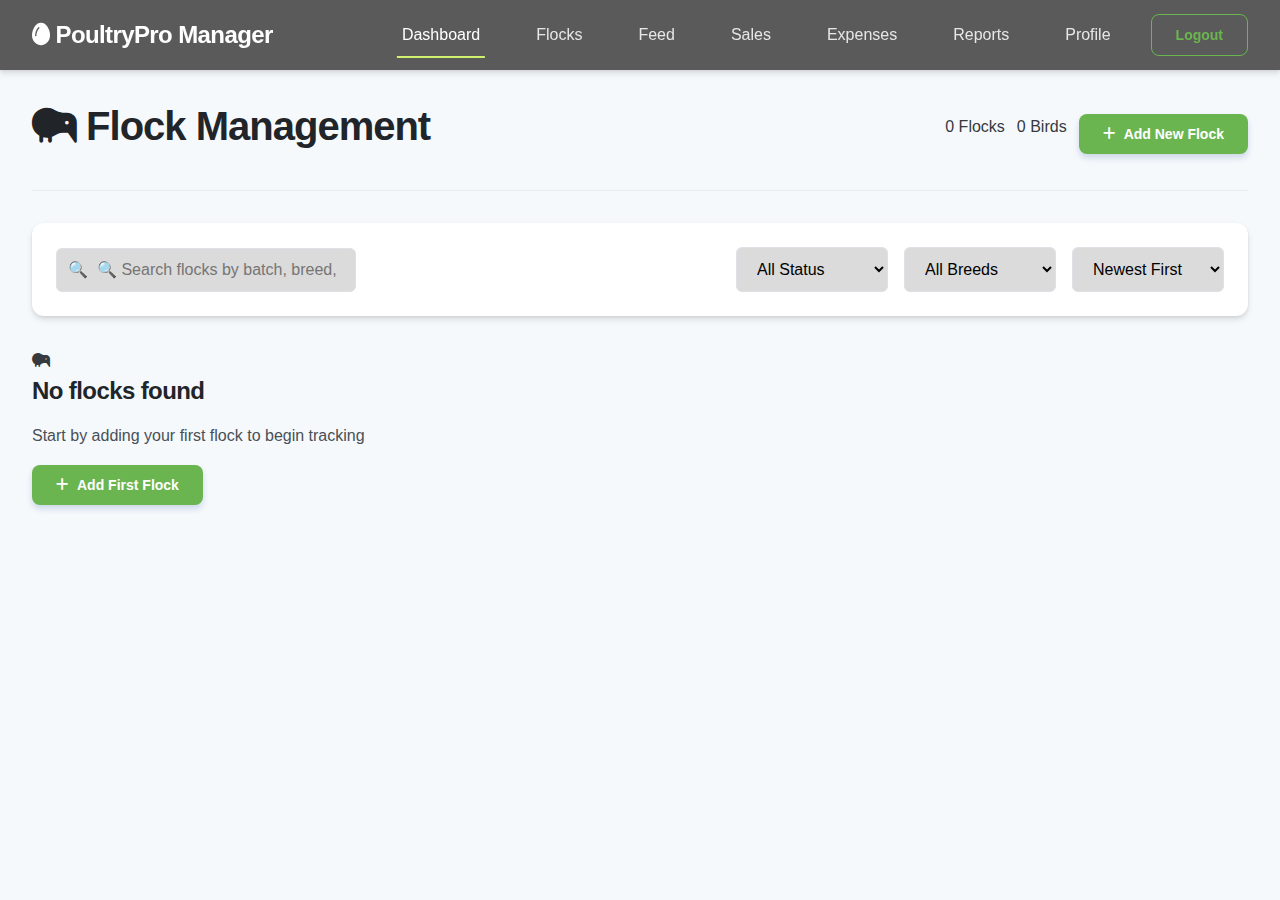
<file: frontend/flock.html>
<!DOCTYPE html>
<html lang="en">
<head>
    <meta charset="UTF-8">
    <meta name="viewport" content="width=device-width, initial-scale=1.0">
    <title>Flock Management - Poultry Farm</title>
    <link rel="stylesheet" href="https://cdnjs.cloudflare.com/ajax/libs/font-awesome/6.4.0/css/all.min.css">
    <link rel="stylesheet" href="style.css">
     
</head>
<body>
      <nav class="navbar">
        <div class="nav-brand">
            <h2><i class="fas fa-egg"></i> PoultryPro Manager</h2>
        </div>
        <div class="nav-menu">
            <a href="dashboard.html" class="nav-link active">Dashboard</a>
            <a href="flock.html" class="nav-link">Flocks</a>
            <a href="feed.html" class="nav-link">Feed</a>
            <a href="sales.html" class="nav-link">Sales</a>
            <a href="expenses.html" class="nav-link">Expenses</a>
            <a href="reports.html" class="nav-link">Reports</a>
            <a href="profile.html" class="nav-link">Profile</a>
            <button id="logoutBtn" class="btn btn-outline">Logout</button>
        </div>
    </nav>

    <div class="container">
        <div class="page-header">
            <h1><i class="fas fa-kiwi-bird"></i> Flock Management</h1>
            <div class="header-actions">
                <span id="totalFlocks" class="info-badge">0 Flocks</span>
                <span id="totalBirds" class="info-badge">0 Birds</span>
                <button id="addFlockBtn" class="btn btn-primary">
                    <i class="fas fa-plus"></i> Add New Flock
                </button>
            </div>
        </div>

        <!-- Filter and Search -->
        <div class="filter-bar">
            <div class="search-box">
                <input type="text" id="flockSearch" placeholder="🔍 Search flocks by batch, breed, or house...">
            </div>
            <div class="filter-controls">
                <select id="statusFilter" class="form-select">
                    <option value="">All Status</option>
                    <option value="active">Active</option>
                    <option value="sold">Sold</option>
                    <option value="deceased">Deceased</option>
                </select>
                <select id="breedFilter" class="form-select">
                    <option value="">All Breeds</option>
                    <option value="broiler">Broiler</option>
                    <option value="layer">Layer</option>
                    <option value="country">Country Chicken</option>
                </select>
                <select id="sortBy" class="form-select">
                    <option value="newest">Newest First</option>
                    <option value="oldest">Oldest First</option>
                    <option value="count_high">Highest Count</option>
                    <option value="count_low">Lowest Count</option>
                    <option value="age">By Age</option>
                </select>
            </div>
        </div>

        <!-- Flocks Grid -->
        <div id="flocksGrid" class="flocks-grid">
            <div class="empty-state">
                <i class="fas fa-kiwi-bird"></i>
                <h3>No flocks found</h3>
                <p>Start by adding your first flock to begin tracking</p>
                <button class="btn btn-primary" onclick="document.getElementById('addFlockBtn').click()">
                    <i class="fas fa-plus"></i> Add First Flock
                </button>
            </div>
        </div>

        <!-- Load More Button -->
        <div id="loadMoreContainer" style="text-align: center; margin: 2rem 0; display: none;">
            <button id="loadMoreBtn" class="btn btn-outline">Load More Flocks</button>
        </div>
    </div>

    <!-- Add/Edit Flock Modal -->
    <div id="flockModal" class="modal">
        <div class="modal-content">
            <div class="modal-header">
                <h2 id="modalTitle"><i class="fas fa-plus-circle"></i> Add New Flock</h2>
                <span class="close" id="closeModal">&times;</span>
            </div>
            <form id="flockForm" class="modal-body">
                <div class="form-row">
                    <div class="form-group">
                        <label for="flockBatch">Batch Number *</label>
                        <input type="text" id="flockBatch" name="batchNumber" required placeholder="e.g., B001, L001">
                    </div>
                    <div class="form-group">
                        <label for="flockBreed">Breed Type *</label>
                        <select id="flockBreed" name="breed" required>
                            <option value="">Select Breed</option>
                            <option value="broiler">Broiler (Meat)</option>
                            <option value="layer">Layer (Eggs)</option>
                            <option value="country">Country Chicken</option>
                        </select>
                    </div>
                </div>

                <div class="form-row">
                    <div class="form-group">
                        <label for="initialCount">Initial Count *</label>
                        <input type="number" id="initialCount" name="initialCount" required min="1" placeholder="Number of birds">
                    </div>
                    <div class="form-group">
                        <label for="purchaseDate">Purchase Date *</label>
                        <input type="date" id="purchaseDate" name="purchaseDate" required>
                    </div>
                </div>

                <div class="form-row">
                    <div class="form-group">
                        <label for="purchasePrice">Purchase Price per Bird (₹) *</label>
                        <input type="number" id="purchasePrice" name="purchasePrice" required min="0" step="0.01" placeholder="e.g., 45.00">
                    </div>
                    <div class="form-group">
                        <label for="supplier">Supplier Name</label>
                        <input type="text" id="supplier" name="supplier" placeholder="Supplier or hatchery name">
                    </div>
                </div>

                <div class="form-row">
                    <div class="form-group">
                        <label for="houseNumber">House/Shed Number</label>
                        <input type="text" id="houseNumber" name="houseNumber" placeholder="e.g., House 1, Shed A">
                    </div>
                    <div class="form-group">
                        <label for="expectedMaturityDate">Expected Market Date</label>
                        <input type="date" id="expectedMaturityDate" name="expectedMaturityDate">
                    </div>
                </div>

                <div class="form-group">
                    <label for="notes">Additional Notes</label>
                    <textarea id="notes" name="notes" rows="3" placeholder="Any additional information about this flock..."></textarea>
                </div>

                <div class="modal-footer">
                    <button type="button" id="cancelBtn" class="btn btn-secondary">Cancel</button>
                    <button type="submit" class="btn btn-primary">
                        <i class="fas fa-save"></i> Save Flock
                    </button>
                </div>
            </form>
        </div>
    </div>

    <!-- Flock Details Modal -->
    <div id="flockDetailsModal" class="modal">
        <div class="modal-content large">
            <div class="modal-header">
                <h2 id="detailsModalTitle"><i class="fas fa-info-circle"></i> Flock Details</h2>
                <span class="close" id="closeDetailsModal">&times;</span>
            </div>
            <div class="modal-body">
                <div class="details-tabs">
                    <button class="tab-btn active" data-tab="overview">
                        <i class="fas fa-chart-pie"></i> Overview
                    </button>
                    <button class="tab-btn" data-tab="health">
                        <i class="fas fa-heartbeat"></i> Health Records
                    </button>
                    <button class="tab-btn" data-tab="feed">
                        <i class="fas fa-wheat-alt"></i> Feed History
                    </button>
                    <button class="tab-btn" data-tab="mortality">
                        <i class="fas fa-skull-crossbones"></i> Mortality
                    </button>
                    <button class="tab-btn" data-tab="finance">
                        <i class="fas fa-rupee-sign"></i> Finance
                    </button>
                </div>

                <div id="overview-tab" class="tab-content active">
                    <div id="flockOverview"></div>
                </div>

                <div id="health-tab" class="tab-content">
                    <div class="section-header">
                        <h3><i class="fas fa-heartbeat"></i> Health Records</h3>
                        <button class="btn btn-sm btn-primary" id="addHealthRecordBtn">
                            <i class="fas fa-plus"></i> Add Record
                        </button>
                    </div>
                    <div id="healthRecords"></div>
                </div>

                <div id="feed-tab" class="tab-content">
                    <div class="section-header">
                        <h3><i class="fas fa-wheat-alt"></i> Feed History</h3>
                        <button class="btn btn-sm btn-primary" onclick="window.location.href='feed.html'">
                            <i class="fas fa-plus"></i> Add Feed Record
                        </button>
                    </div>
                    <div id="feedHistory"></div>
                </div>

                <div id="mortality-tab" class="tab-content">
                    <div class="section-header">
                        <h3><i class="fas fa-skull-crossbones"></i> Mortality Records</h3>
                        <button class="btn btn-sm btn-primary" id="addMortalityBtn">
                            <i class="fas fa-plus"></i> Add Record
                        </button>
                    </div>
                    <div id="mortalityRecords"></div>
                </div>

                <div id="finance-tab" class="tab-content">
                    <div class="section-header">
                        <h3><i class="fas fa-rupee-sign"></i> Financial Summary</h3>
                    </div>
                    <div id="financeData"></div>
                </div>
            </div>
        </div>
    </div>

    <!-- Update Count Modal -->
    <div id="updateCountModal" class="modal">
        <div class="modal-content small">
            <div class="modal-header">
                <h2><i class="fas fa-edit"></i> Update Bird Count</h2>
                <span class="close" id="closeUpdateModal">&times;</span>
            </div>
            <form id="updateCountForm" class="modal-body">
                <input type="hidden" id="updateFlockId" name="flockId">
                
                <div class="form-group">
                    <label for="updateType">Update Type *</label>
                    <select id="updateType" name="updateType" required>
                        <option value="">Select Type</option>
                        <option value="mortality">Mortality</option>
                        <option value="sale">Sale</option>
                        <option value="transfer">Transfer</option>
                        <option value="correction">Count Correction</option>
                    </select>
                </div>

                <div class="form-group">
                    <label for="countChange">Count Change *</label>
                    <input type="number" id="countChange" name="countChange" required min="1" placeholder="Number of birds">
                    <small class="form-help">Enter the number of birds to reduce from current count</small>
                </div>

                <div class="form-group">
                    <label for="updateDate">Date *</label>
                    <input type="date" id="updateDate" name="updateDate" required>
                </div>

                <div class="form-group">
                    <label for="updateReason">Reason</label>
                    <textarea id="updateReason" name="reason" rows="2" placeholder="Optional details about this update..."></textarea>
                </div>

                <div class="modal-footer">
                    <button type="button" class="btn btn-secondary" onclick="closeModal('updateCountModal')">Cancel</button>
                    <button type="submit" class="btn btn-primary">
                        <i class="fas fa-save"></i> Update Count
                    </button>
                </div>
            </form>
        </div>
    </div>

    <!-- Real-time Indicator -->
    <!-- <div class="real-time-indicator">
        <div class="pulse"></div>
        <span>Real-time</span>
    </div> -->

    <div id="alertContainer"></div>
    
    <script>
        // Advanced Real-Time Flock Management System
        class FlockManager {
            constructor() {
                this.flocks = this.loadFlocks();
                this.filteredFlocks = [...this.flocks];
                this.currentPage = 1;
                this.itemsPerPage = 12;
                this.isEditing = false;
                this.currentFlockId = null;
                
                this.initializeEventListeners();
                this.setupRealTimeUpdates();
            }

            // Data Management
            loadFlocks() {
                try {
                    return JSON.parse(localStorage.getItem('flocks') || '[]');
                } catch (e) {
                    console.error('Error loading flocks:', e);
                    return [];
                }
            }

            saveFlocks() {
                try {
                    localStorage.setItem('flocks', JSON.stringify(this.flocks));
                    this.triggerDataUpdate();
                } catch (e) {
                    console.error('Error saving flocks:', e);
                    this.showAlert('Error saving data', 'error');
                }
            }

            triggerDataUpdate() {
                // Trigger event for other components to update
                window.dispatchEvent(new CustomEvent('flockDataUpdated'));
                // Update dashboard if available
                if (window.dataManager) {
                    window.dataManager.triggerDataUpdate();
                }
            }

            // Flock CRUD Operations
            addFlock(flockData) {
                const flock = {
                    id: Date.now(),
                    batchNumber: flockData.batchNumber,
                    breed: flockData.breed,
                    initialCount: parseInt(flockData.initialCount),
                    currentCount: parseInt(flockData.initialCount),
                    purchaseDate: flockData.purchaseDate,
                    purchasePrice: parseFloat(flockData.purchasePrice),
                    supplier: flockData.supplier || '',
                    houseNumber: flockData.houseNumber || '',
                    expectedMaturityDate: flockData.expectedMaturityDate || null,
                    notes: flockData.notes || '',
                    status: 'active',
                    createdAt: new Date().toISOString(),
                    updatedAt: new Date().toISOString(),
                    healthRecords: [],
                    mortalityRecords: [],
                    countUpdates: []
                };

                this.flocks.unshift(flock);
                this.saveFlocks();
                
                // Add activity
                this.addActivity('flock', `New flock added - Batch ${flock.batchNumber} (${flock.breed}, ${flock.initialCount} birds)`);
                
                // Generate alerts for new flock
                this.generateFlockAlerts(flock);
                
                this.showAlert('Flock added successfully!', 'success');
                return flock.id;
            }

            updateFlock(flockId, flockData) {
                const index = this.flocks.findIndex(f => f.id === flockId);
                if (index === -1) return false;

                const flock = this.flocks[index];
                const oldData = { ...flock };

                // Update flock data
                Object.keys(flockData).forEach(key => {
                    if (key !== 'id' && flockData[key] !== undefined) {
                        flock[key] = flockData[key];
                    }
                });

                flock.updatedAt = new Date().toISOString();
                this.saveFlocks();

                // Log activity for significant changes
                if (oldData.batchNumber !== flock.batchNumber || oldData.breed !== flock.breed) {
                    this.addActivity('flock', `Flock updated - Batch ${flock.batchNumber} (${flock.breed})`);
                }

                this.showAlert('Flock updated successfully!', 'success');
                return true;
            }

            updateFlockCount(flockId, updateData) {
                const flock = this.flocks.find(f => f.id === flockId);
                if (!flock) return false;

                const update = {
                    id: Date.now(),
                    type: updateData.updateType,
                    countChange: parseInt(updateData.countChange),
                    date: updateData.updateDate,
                    reason: updateData.reason || '',
                    timestamp: new Date().toISOString()
                };

                // Update current count
                const previousCount = flock.currentCount;
                flock.currentCount = Math.max(0, flock.currentCount - update.countChange);
                
                // Add to update history
                if (!flock.countUpdates) flock.countUpdates = [];
                flock.countUpdates.push(update);

                // Handle mortality records
                if (updateData.updateType === 'mortality') {
                    if (!flock.mortalityRecords) flock.mortalityRecords = [];
                    flock.mortalityRecords.push({
                        id: Date.now(),
                        date: updateData.updateDate,
                        count: update.countChange,
                        cause: updateData.reason || 'Not specified',
                        timestamp: new Date().toISOString()
                    });
                }

                // Update status if all birds are gone
                if (flock.currentCount === 0) {
                    flock.status = updateData.updateType === 'sale' ? 'sold' : 'deceased';
                }

                flock.updatedAt = new Date().toISOString();
                this.saveFlocks();

                // Add activity
                this.addActivity('flock', 
                    `Flock count updated - Batch ${flock.batchNumber}: ${previousCount} → ${flock.currentCount} birds (${updateData.updateType})`);

                // Generate mortality alert if rate is high
                if (updateData.updateType === 'mortality') {
                    const mortalityRate = ((flock.initialCount - flock.currentCount) / flock.initialCount) * 100;
                    if (mortalityRate > 5) {
                        this.addAlert('warning', `High mortality rate detected in Flock ${flock.batchNumber}: ${mortalityRate.toFixed(1)}%`);
                    }
                }

                this.showAlert('Flock count updated successfully!', 'success');
                return true;
            }

            deleteFlock(flockId) {
                const flockIndex = this.flocks.findIndex(f => f.id === flockId);
                if (flockIndex === -1) return false;

                const flock = this.flocks[flockIndex];
                this.flocks.splice(flockIndex, 1);
                this.saveFlocks();

                this.addActivity('flock', `Flock deleted - Batch ${flock.batchNumber} (${flock.breed})`);
                this.showAlert('Flock deleted successfully!', 'success');
                return true;
            }

            // Search and Filter
            filterFlocks() {
                const searchTerm = document.getElementById('flockSearch').value.toLowerCase();
                const statusFilter = document.getElementById('statusFilter').value;
                const breedFilter = document.getElementById('breedFilter').value;
                const sortBy = document.getElementById('sortBy').value;

                let filtered = [...this.flocks];

                // Apply filters
                if (searchTerm) {
                    filtered = filtered.filter(flock =>
                        flock.batchNumber.toLowerCase().includes(searchTerm) ||
                        flock.breed.toLowerCase().includes(searchTerm) ||
                        (flock.houseNumber && flock.houseNumber.toLowerCase().includes(searchTerm))
                    );
                }

                if (statusFilter) {
                    filtered = filtered.filter(flock => flock.status === statusFilter);
                }

                if (breedFilter) {
                    filtered = filtered.filter(flock => flock.breed === breedFilter);
                }

                // Apply sorting
                filtered.sort((a, b) => {
                    switch (sortBy) {
                        case 'oldest':
                            return new Date(a.purchaseDate) - new Date(b.purchaseDate);
                        case 'count_high':
                            return b.currentCount - a.currentCount;
                        case 'count_low':
                            return a.currentCount - b.currentCount;
                        case 'age':
                            return new Date(a.purchaseDate) - new Date(b.purchaseDate);
                        default: // newest
                            return new Date(b.createdAt) - new Date(a.createdAt);
                    }
                });

                this.filteredFlocks = filtered;
                this.currentPage = 1;
                this.renderFlocks();
                this.updateSummary();
            }

            // Rendering
            renderFlocks() {
                const container = document.getElementById('flocksGrid');
                const startIndex = (this.currentPage - 1) * this.itemsPerPage;
                const endIndex = startIndex + this.itemsPerPage;
                const pageFlocks = this.filteredFlocks.slice(startIndex, endIndex);

                if (this.filteredFlocks.length === 0) {
                    container.innerHTML = `
                        <div class="empty-state">
                            <i class="fas fa-kiwi-bird"></i>
                            <h3>No flocks found</h3>
                            <p>Start by adding your first flock to begin tracking</p>
                            <button class="btn btn-primary" onclick="flockManager.openAddModal()">
                                <i class="fas fa-plus"></i> Add First Flock
                            </button>
                        </div>
                    `;
                    document.getElementById('loadMoreContainer').style.display = 'none';
                    return;
                }

                if (this.currentPage === 1) {
                    container.innerHTML = '';
                }

                pageFlocks.forEach(flock => {
                    const flockCard = this.createFlockCard(flock);
                    container.appendChild(flockCard);
                });

                // Show/hide load more button
                const hasMore = endIndex < this.filteredFlocks.length;
                const loadMoreContainer = document.getElementById('loadMoreContainer');
                loadMoreContainer.style.display = hasMore ? 'block' : 'none';
            }

            createFlockCard(flock) {
                const card = document.createElement('div');
                card.className = `flock-card ${flock.breed} ${flock.status !== 'active' ? 'inactive' : ''}`;

                const age = this.calculateAge(flock.purchaseDate);
                const progress = this.calculateProgress(flock);
                const mortalityRate = ((flock.initialCount - flock.currentCount) / flock.initialCount) * 100;

                card.innerHTML = `
                    <div class="flock-status status-${flock.status}">${flock.status}</div>
                    
                    <div class="flock-header">
                        <div>
                            <h3 class="flock-title">${flock.breed.charAt(0).toUpperCase() + flock.breed.slice(1)} Flock</h3>
                            <p class="flock-batch">Batch: ${flock.batchNumber}</p>
                        </div>
                    </div>

                    <div class="flock-stats">
                        <div class="stat-item">
                            <div class="stat-value">${flock.currentCount.toLocaleString()}</div>
                            <div class="stat-label">Current Count</div>
                        </div>
                        <div class="stat-item">
                            <div class="stat-value">${age} days</div>
                            <div class="stat-label">Age</div>
                        </div>
                        <div class="stat-item">
                            <div class="stat-value">${mortalityRate.toFixed(1)}%</div>
                            <div class="stat-label">Mortality</div>
                        </div>
                        ${flock.houseNumber ? `
                            <div class="stat-item">
                                <div class="stat-value">${flock.houseNumber}</div>
                                <div class="stat-label">House</div>
                            </div>
                        ` : ''}
                    </div>

                    ${flock.status === 'active' ? `
                        <div class="progress-section">
                            <div class="progress-label">
                                <span>Growth Progress</span>
                                <span>${progress.percentage}%</span>
                            </div>
                            <div class="progress-bar">
                                <div class="progress-fill" style="width: ${progress.percentage}%"></div>
                            </div>
                            <small style="color: #666; margin-top: 0.5rem; display: block;">
                                ${progress.description}
                            </small>
                        </div>
                    ` : ''}

                    <div class="flock-actions">
                        <button class="action-btn btn-view" onclick="flockManager.viewFlockDetails(${flock.id})">
                            <i class="fas fa-eye"></i> View
                        </button>
                        ${flock.status === 'active' ? `
                            <button class="action-btn btn-update" onclick="flockManager.openUpdateModal(${flock.id})">
                                <i class="fas fa-edit"></i> Update
                            </button>
                            <button class="action-btn btn-health" onclick="flockManager.addHealthRecord(${flock.id})">
                                <i class="fas fa-heartbeat"></i> Health
                            </button>
                            <button class="action-btn btn-feed" onclick="window.location.href='feed.html?flock=${flock.id}'">
                                <i class="fas fa-wheat-alt"></i> Feed
                            </button>
                        ` : `
                            <button class="action-btn btn-update" onclick="flockManager.editFlock(${flock.id})">
                                <i class="fas fa-edit"></i> Edit
                            </button>
                        `}
                    </div>
                `;

                return card;
            }

            // Utility Functions
            calculateAge(purchaseDate) {
                const purchase = new Date(purchaseDate);
                const today = new Date();
                return Math.floor((today - purchase) / (1000 * 60 * 60 * 24));
            }

            calculateProgress(flock) {
                const age = this.calculateAge(flock.purchaseDate);
                let targetAge, description;

                if (flock.breed === 'broiler') {
                    targetAge = 45;
                    description = age < 45 ? `${45 - age} days to market` : 'Ready for market';
                } else if (flock.breed === 'layer') {
                    targetAge = 140;
                    if (age < 140) {
                        description = `${140 - age} days to point of lay`;
                    } else {
                        description = 'In production';
                    }
                } else {
                    targetAge = 120;
                    description = age < 120 ? `${120 - age} days to maturity` : 'Mature';
                }

                const percentage = Math.min(100, Math.round((age / targetAge) * 100));
                return { percentage, description };
            }

            updateSummary() {
                const totalFlocks = this.filteredFlocks.length;
                const totalBirds = this.filteredFlocks.reduce((sum, flock) => sum + flock.currentCount, 0);

                document.getElementById('totalFlocks').textContent = `${totalFlocks} Flocks`;
                document.getElementById('totalBirds').textContent = `${totalBirds.toLocaleString()} Birds`;
            }

            // Modal Management
            openAddModal() {
                this.isEditing = false;
                this.currentFlockId = null;
                document.getElementById('modalTitle').innerHTML = '<i class="fas fa-plus-circle"></i> Add New Flock';
                document.getElementById('flockForm').reset();
                document.getElementById('purchaseDate').value = new Date().toISOString().split('T')[0];
                this.showModal('flockModal');
            }

            editFlock(flockId) {
                const flock = this.flocks.find(f => f.id === flockId);
                if (!flock) return;

                this.isEditing = true;
                this.currentFlockId = flockId;
                document.getElementById('modalTitle').innerHTML = '<i class="fas fa-edit"></i> Edit Flock';
                
                // Populate form
                document.getElementById('flockBatch').value = flock.batchNumber;
                document.getElementById('flockBreed').value = flock.breed;
                document.getElementById('initialCount').value = flock.initialCount;
                document.getElementById('purchaseDate').value = flock.purchaseDate;
                document.getElementById('purchasePrice').value = flock.purchasePrice;
                document.getElementById('supplier').value = flock.supplier || '';
                document.getElementById('houseNumber').value = flock.houseNumber || '';
                document.getElementById('expectedMaturityDate').value = flock.expectedMaturityDate || '';
                document.getElementById('notes').value = flock.notes || '';

                this.showModal('flockModal');
            }

            openUpdateModal(flockId) {
                this.currentFlockId = flockId;
                document.getElementById('updateFlockId').value = flockId;
                document.getElementById('updateCountForm').reset();
                document.getElementById('updateDate').value = new Date().toISOString().split('T')[0];
                this.showModal('updateCountModal');
            }

            viewFlockDetails(flockId) {
                const flock = this.flocks.find(f => f.id === flockId);
                if (!flock) return;

                this.currentFlockId = flockId;
                document.getElementById('detailsModalTitle').innerHTML = 
                    `<i class="fas fa-info-circle"></i> Flock Details - Batch ${flock.batchNumber}`;

                this.renderFlockOverview(flock);
                this.renderHealthRecords(flock);
                this.renderFeedHistory(flock);
                this.renderMortalityRecords(flock);
                this.renderFinanceData(flock);

                this.showModal('flockDetailsModal');
            }

            renderFlockOverview(flock) {
                const age = this.calculateAge(flock.purchaseDate);
                const progress = this.calculateProgress(flock);
                const totalInvestment = flock.initialCount * flock.purchasePrice;
                const mortalityRate = ((flock.initialCount - flock.currentCount) / flock.initialCount) * 100;

                document.getElementById('flockOverview').innerHTML = `
                    <div class="overview-grid" style="display: grid; grid-template-columns: repeat(auto-fit, minmax(200px, 1fr)); gap: 1rem; margin-bottom: 2rem;">
                        <div class="overview-card" style="padding: 1rem; background: #f8f9fa; border-radius: 8px;">
                            <h4 style="margin: 0 0 0.5rem 0; color: #333;">Basic Information</h4>
                            <p><strong>Batch:</strong> ${flock.batchNumber}</p>
                            <p><strong>Breed:</strong> ${flock.breed.charAt(0).toUpperCase() + flock.breed.slice(1)}</p>
                            <p><strong>Status:</strong> <span class="status-badge status-${flock.status}">${flock.status.charAt(0).toUpperCase() + flock.status.slice(1)}</span></p>
                            <p><strong>Age:</strong> ${age} days</p>
                            ${flock.houseNumber ? `<p><strong>House:</strong> ${flock.houseNumber}</p>` : ''}
                        </div>
                        
                        <div class="overview-card" style="padding: 1rem; background: #f8f9fa; border-radius: 8px;">
                            <h4 style="margin: 0 0 0.5rem 0; color: #333;">Count Statistics</h4>
                            <p><strong>Initial Count:</strong> ${flock.initialCount.toLocaleString()}</p>
                            <p><strong>Current Count:</strong> ${flock.currentCount.toLocaleString()}</p>
                            <p><strong>Total Losses:</strong> ${(flock.initialCount - flock.currentCount).toLocaleString()}</p>
                            <p><strong>Mortality Rate:</strong> ${mortalityRate.toFixed(1)}%</p>
                            <p><strong>Survival Rate:</strong> ${(100 - mortalityRate).toFixed(1)}%</p>
                        </div>
                        
                        <div class="overview-card" style="padding: 1rem; background: #f8f9fa; border-radius: 8px;">
                            <h4 style="margin: 0 0 0.5rem 0; color: #333;">Financial Overview</h4>
                            <p><strong>Purchase Price:</strong> ₹${flock.purchasePrice.toFixed(2)}/bird</p>
                            <p><strong>Total Investment:</strong> ₹${totalInvestment.toLocaleString()}</p>
                            ${flock.supplier ? `<p><strong>Supplier:</strong> ${flock.supplier}</p>` : ''}
                            <p><strong>Purchase Date:</strong> ${new Date(flock.purchaseDate).toLocaleDateString('en-IN')}</p>
                        </div>
                        
                        <div class="overview-card" style="padding: 1rem; background: #f8f9fa; border-radius: 8px;">
                            <h4 style="margin: 0 0 0.5rem 0; color: #333;">Growth Progress</h4>
                            <div style="margin: 1rem 0;">
                                <div class="progress-label">
                                    <span>${progress.description}</span>
                                    <span>${progress.percentage}%</span>
                                </div>
                                <div class="progress-bar" style="margin-top: 0.5rem;">
                                    <div class="progress-fill" style="width: ${progress.percentage}%"></div>
                                </div>
                            </div>
                            ${flock.expectedMaturityDate ? `<p><strong>Expected Market:</strong> ${new Date(flock.expectedMaturityDate).toLocaleDateString('en-IN')}</p>` : ''}
                        </div>
                    </div>

                    ${flock.notes ? `
                        <div class="notes-section" style="margin-top: 2rem;">
                            <h4 style="margin: 0 0 0.5rem 0; color: #333;">Notes</h4>
                            <p style="background: #f8f9fa; padding: 1rem; border-radius: 8px; margin: 0;">${flock.notes}</p>
                        </div>
                    ` : ''}

                    <div class="quick-actions" style="margin-top: 2rem; display: flex; gap: 1rem; flex-wrap: wrap;">
                        ${flock.status === 'active' ? `
                            <button class="btn btn-primary" onclick="flockManager.openUpdateModal(${flock.id})">
                                <i class="fas fa-edit"></i> Update Count
                            </button>
                            <button class="btn btn-success" onclick="flockManager.addHealthRecord(${flock.id})">
                                <i class="fas fa-heartbeat"></i> Add Health Record
                            </button>
                            <button class="btn btn-warning" onclick="window.location.href='feed.html?flock=${flock.id}'">
                                <i class="fas fa-wheat-alt"></i> Record Feed
                            </button>
                        ` : ''}
                        <button class="btn btn-outline" onclick="flockManager.editFlock(${flock.id})">
                            <i class="fas fa-edit"></i> Edit Details
                        </button>
                        <button class="btn btn-danger" onclick="flockManager.confirmDelete(${flock.id})" style="margin-left: auto;">
                            <i class="fas fa-trash"></i> Delete Flock
                        </button>
                    </div>
                `;
            }

            renderHealthRecords(flock) {
                const healthRecords = flock.healthRecords || [];
                const container = document.getElementById('healthRecords');

                if (healthRecords.length === 0) {
                    container.innerHTML = `
                        <div class="empty-state" style="padding: 2rem;">
                            <i class="fas fa-heartbeat" style="font-size: 2rem; color: #ccc; margin-bottom: 1rem;"></i>
                            <p>No health records found</p>
                            <button class="btn btn-primary" onclick="flockManager.addHealthRecord(${flock.id})">
                                <i class="fas fa-plus"></i> Add First Health Record
                            </button>
                        </div>
                    `;
                    return;
                }

                container.innerHTML = healthRecords
                    .sort((a, b) => new Date(b.date) - new Date(a.date))
                    .map(record => `
                        <div class="record-item" style="padding: 1rem; border: 1px solid #eee; border-radius: 8px; margin-bottom: 1rem;">
                            <div style="display: flex; justify-content: space-between; align-items: flex-start;">
                                <div>
                                    <h5 style="margin: 0 0 0.5rem 0; color: #333;">${record.type || 'Health Check'}</h5>
                                    <p style="margin: 0 0 0.5rem 0;">${record.description || 'No description'}</p>
                                    <small style="color: #666;">
                                        Date: ${new Date(record.date).toLocaleDateString('en-IN')} | 
                                        Recorded: ${new Date(record.timestamp).toLocaleString('en-IN')}
                                    </small>
                                </div>
                                <button class="btn btn-sm btn-danger" onclick="flockManager.deleteHealthRecord(${flock.id}, ${record.id})" title="Delete Record">
                                    <i class="fas fa-trash"></i>
                                </button>
                            </div>
                        </div>
                    `).join('');
            }

            renderFeedHistory(flock) {
                const feedRecords = JSON.parse(localStorage.getItem('feedRecords') || '[]')
                    .filter(record => record.flockId === flock.id)
                    .sort((a, b) => new Date(b.date) - new Date(a.date));

                const container = document.getElementById('feedHistory');

                if (feedRecords.length === 0) {
                    container.innerHTML = `
                        <div class="empty-state" style="padding: 2rem;">
                            <i class="fas fa-wheat-alt" style="font-size: 2rem; color: #ccc; margin-bottom: 1rem;"></i>
                            <p>No feed records found</p>
                            <button class="btn btn-primary" onclick="window.location.href='feed.html?flock=${flock.id}'">
                                <i class="fas fa-plus"></i> Add Feed Record
                            </button>
                        </div>
                    `;
                    return;
                }

                const totalFeed = feedRecords.reduce((sum, record) => sum + (record.quantity || 0), 0);
                const avgFeedPerBird = totalFeed / flock.initialCount;

                container.innerHTML = `
                    <div class="feed-summary" style="background: #f8f9fa; padding: 1rem; border-radius: 8px; margin-bottom: 1rem;">
                        <div style="display: grid; grid-template-columns: repeat(auto-fit, minmax(150px, 1fr)); gap: 1rem;">
                            <div class="summary-item">
                                <div style="font-size: 1.2rem; font-weight: 600; color: #333;">${totalFeed.toFixed(1)} kg</div>
                                <div style="font-size: 0.9rem; color: #666;">Total Feed</div>
                            </div>
                            <div class="summary-item">
                                <div style="font-size: 1.2rem; font-weight: 600; color: #333;">${avgFeedPerBird.toFixed(2)} kg</div>
                                <div style="font-size: 0.9rem; color: #666;">Avg per Bird</div>
                            </div>
                            <div class="summary-item">
                                <div style="font-size: 1.2rem; font-weight: 600; color: #333;">${feedRecords.length}</div>
                                <div style="font-size: 0.9rem; color: #666;">Feed Records</div>
                            </div>
                        </div>
                    </div>

                    <div class="records-list">
                        ${feedRecords.slice(0, 10).map(record => `
                            <div class="record-item" style="padding: 1rem; border: 1px solid #eee; border-radius: 8px; margin-bottom: 1rem;">
                                <div style="display: flex; justify-content: space-between; align-items: center;">
                                    <div>
                                        <h5 style="margin: 0 0 0.5rem 0; color: #333;">${record.feedType || 'Feed'}</h5>
                                        <p style="margin: 0 0 0.5rem 0;"><strong>${record.quantity} kg</strong> - ₹${record.cost || 0}/kg</p>
                                        <small style="color: #666;">${new Date(record.date).toLocaleDateString('en-IN')}</small>
                                    </div>
                                    <div style="text-align: right;">
                                        <div style="font-size: 1.1rem; font-weight: 600; color: #333;">₹${((record.cost || 0) * record.quantity).toFixed(2)}</div>
                                    </div>
                                </div>
                            </div>
                        `).join('')}
                        
                        ${feedRecords.length > 10 ? `
                            <div style="text-align: center; margin-top: 1rem;">
                                <button class="btn btn-outline" onclick="window.location.href='feed.html?flock=${flock.id}'">
                                    View All ${feedRecords.length} Records
                                </button>
                            </div>
                        ` : ''}
                    </div>
                `;
            }

            renderMortalityRecords(flock) {
                const mortalityRecords = flock.mortalityRecords || [];
                const container = document.getElementById('mortalityRecords');

                if (mortalityRecords.length === 0) {
                    container.innerHTML = `
                        <div class="empty-state" style="padding: 2rem;">
                            <i class="fas fa-skull-crossbones" style="font-size: 2rem; color: #ccc; margin-bottom: 1rem;"></i>
                            <p>No mortality records</p>
                            <small style="color: #666;">This is a good sign! Your flock is healthy.</small>
                        </div>
                    `;
                    return;
                }

                const totalMortality = mortalityRecords.reduce((sum, record) => sum + record.count, 0);
                const mortalityRate = (totalMortality / flock.initialCount) * 100;

                container.innerHTML = `
                    <div class="mortality-summary" style="background: #ffebee; padding: 1rem; border-radius: 8px; margin-bottom: 1rem; border-left: 4px solid #f44336;">
                        <div style="display: grid; grid-template-columns: repeat(auto-fit, minmax(150px, 1fr)); gap: 1rem;">
                            <div class="summary-item">
                                <div style="font-size: 1.2rem; font-weight: 600; color: #d32f2f;">${totalMortality}</div>
                                <div style="font-size: 0.9rem; color: #666;">Total Deaths</div>
                            </div>
                            <div class="summary-item">
                                <div style="font-size: 1.2rem; font-weight: 600; color: #d32f2f;">${mortalityRate.toFixed(1)}%</div>
                                <div style="font-size: 0.9rem; color: #666;">Mortality Rate</div>
                            </div>
                            <div class="summary-item">
                                <div style="font-size: 1.2rem; font-weight: 600; color: #4caf50;">${flock.currentCount}</div>
                                <div style="font-size: 0.9rem; color: #666;">Surviving</div>
                            </div>
                        </div>
                    </div>

                    <div class="records-list">
                        ${mortalityRecords
                            .sort((a, b) => new Date(b.date) - new Date(a.date))
                            .map(record => `
                                <div class="record-item" style="padding: 1rem; border: 1px solid #eee; border-radius: 8px; margin-bottom: 1rem;">
                                    <div style="display: flex; justify-content: space-between; align-items: flex-start;">
                                        <div>
                                            <h5 style="margin: 0 0 0.5rem 0; color: #d32f2f;">${record.count} birds died</h5>
                                            <p style="margin: 0 0 0.5rem 0;"><strong>Cause:</strong> ${record.cause || 'Not specified'}</p>
                                            <small style="color: #666;">${new Date(record.date).toLocaleDateString('en-IN')}</small>
                                        </div>
                                        <button class="btn btn-sm btn-danger" onclick="flockManager.deleteMortalityRecord(${flock.id}, ${record.id})" title="Delete Record">
                                            <i class="fas fa-trash"></i>
                                        </button>
                                    </div>
                                </div>
                            `).join('')}
                    </div>
                `;
            }

            renderFinanceData(flock) {
                const feedRecords = JSON.parse(localStorage.getItem('feedRecords') || '[]')
                    .filter(record => record.flockId === flock.id);
                const sales = JSON.parse(localStorage.getItem('sales') || '[]')
                    .filter(sale => sale.flockId === flock.id);
                
                const totalFeedCost = feedRecords.reduce((sum, record) => sum + (record.cost * record.quantity), 0);
                const initialCost = flock.initialCount * flock.purchasePrice;
                const totalRevenue = sales.reduce((sum, sale) => sum + (sale.totalAmount || 0), 0);
                const totalCost = initialCost + totalFeedCost;
                const profit = totalRevenue - totalCost;

                document.getElementById('financeData').innerHTML = `
                    <div class="finance-grid" style="display: grid; grid-template-columns: repeat(auto-fit, minmax(200px, 1fr)); gap: 1rem;">
                        <div class="finance-card" style="padding: 1rem; background: #e3f2fd; border-radius: 8px; border-left: 4px solid #2196f3;">
                            <h4 style="margin: 0 0 0.5rem 0; color: #1976d2;">Initial Investment</h4>
                            <div style="font-size: 1.5rem; font-weight: 600; color: #1976d2;">₹${initialCost.toLocaleString()}</div>
                            <small style="color: #666;">₹${flock.purchasePrice.toFixed(2)} × ${flock.initialCount} birds</small>
                        </div>
                        
                        <div class="finance-card" style="padding: 1rem; background: #fff3e0; border-radius: 8px; border-left: 4px solid #ff9800;">
                            <h4 style="margin: 0 0 0.5rem 0; color: #f57c00;">Feed Cost</h4>
                            <div style="font-size: 1.5rem; font-weight: 600; color: #f57c00;">₹${totalFeedCost.toLocaleString()}</div>
                            <small style="color: #666;">${feedRecords.length} feed records</small>
                        </div>
                        
                        <div class="finance-card" style="padding: 1rem; background: #e8f5e8; border-radius: 8px; border-left: 4px solid #4caf50;">
                            <h4 style="margin: 0 0 0.5rem 0; color: #388e3c;">Revenue</h4>
                            <div style="font-size: 1.5rem; font-weight: 600; color: #388e3c;">₹${totalRevenue.toLocaleString()}</div>
                            <small style="color: #666;">${sales.length} sales</small>
                        </div>
                        
                        <div class="finance-card" style="padding: 1rem; background: ${profit >= 0 ? '#e8f5e8' : '#ffebee'}; border-radius: 8px; border-left: 4px solid ${profit >= 0 ? '#4caf50' : '#f44336'};">
                            <h4 style="margin: 0 0 0.5rem 0; color: ${profit >= 0 ? '#388e3c' : '#d32f2f'};">${profit >= 0 ? 'Profit' : 'Loss'}</h4>
                            <div style="font-size: 1.5rem; font-weight: 600; color: ${profit >= 0 ? '#388e3c' : '#d32f2f'};">₹${Math.abs(profit).toLocaleString()}</div>
                            <small style="color: #666;">Total cost: ₹${totalCost.toLocaleString()}</small>
                        </div>
                    </div>

                    <div style="margin-top: 2rem;">
                        <h4 style="margin: 0 0 1rem 0; color: #333;">Cost Breakdown</h4>
                        <div style="background: #f8f9fa; padding: 1rem; border-radius: 8px;">
                            <div style="margin-bottom: 0.5rem;">
                                <span>Initial Investment:</span>
                                <span style="float: right; font-weight: 600;">₹${initialCost.toLocaleString()} (${((initialCost/totalCost)*100).toFixed(1)}%)</span>
                            </div>
                            <div style="margin-bottom: 0.5rem;">
                                <span>Feed Cost:</span>
                                <span style="float: right; font-weight: 600;">₹${totalFeedCost.toLocaleString()} (${((totalFeedCost/totalCost)*100).toFixed(1)}%)</span>
                            </div>
                            <hr style="margin: 0.5rem 0;">
                            <div>
                                <span><strong>Total Cost:</strong></span>
                                <span style="float: right; font-weight: 600;">₹${totalCost.toLocaleString()}</span>
                            </div>
                        </div>
                    </div>

                    ${flock.status === 'active' ? `
                        <div style="margin-top: 2rem; padding: 1rem; background: #e3f2fd; border-radius: 8px;">
                            <h5 style="margin: 0 0 0.5rem 0; color: #1976d2;"><i class="fas fa-info-circle"></i> Financial Projections</h5>
                            <p style="margin: 0; color: #666;">
                                Current cost per bird: ₹${(totalCost/flock.currentCount).toFixed(2)} |
                                Break-even selling price: ₹${((totalCost * 1.1)/flock.currentCount).toFixed(2)} per bird
                            </p>
                        </div>
                    ` : ''}
                `;
            }

            // Event Handlers
            handleFormSubmit(event) {
                event.preventDefault();
                const formData = new FormData(event.target);
                const flockData = Object.fromEntries(formData.entries());

                if (this.isEditing && this.currentFlockId) {
                    this.updateFlock(this.currentFlockId, flockData);
                } else {
                    this.addFlock(flockData);
                }

                this.closeModal('flockModal');
                this.filterFlocks();
            }

            handleUpdateCountSubmit(event) {
                event.preventDefault();
                const formData = new FormData(event.target);
                const updateData = Object.fromEntries(formData.entries());

                if (this.updateFlockCount(this.currentFlockId, updateData)) {
                    this.closeModal('updateCountModal');
                    this.filterFlocks();
                    
                    // Refresh details modal if open
                    const detailsModal = document.getElementById('flockDetailsModal');
                    if (detailsModal.style.display === 'block') {
                        this.viewFlockDetails(this.currentFlockId);
                    }
                }
            }

            // Health Records Management
            addHealthRecord(flockId) {
                const description = prompt('Enter health record description:');
                if (!description) return;

                const flock = this.flocks.find(f => f.id === flockId);
                if (!flock) return;

                if (!flock.healthRecords) flock.healthRecords = [];

                const healthRecord = {
                    id: Date.now(),
                    type: 'Health Check',
                    description: description,
                    date: new Date().toISOString().split('T')[0],
                    timestamp: new Date().toISOString()
                };

                flock.healthRecords.push(healthRecord);
                flock.updatedAt = new Date().toISOString();
                this.saveFlocks();

                this.addActivity('health', `Health record added for Flock ${flock.batchNumber}: ${description}`);
                this.showAlert('Health record added successfully!', 'success');

                // Refresh details modal if open
                const detailsModal = document.getElementById('flockDetailsModal');
                if (detailsModal.style.display === 'block') {
                    this.renderHealthRecords(flock);
                }
            }

            deleteHealthRecord(flockId, recordId) {
                if (!confirm('Are you sure you want to delete this health record?')) return;

                const flock = this.flocks.find(f => f.id === flockId);
                if (!flock || !flock.healthRecords) return;

                flock.healthRecords = flock.healthRecords.filter(record => record.id !== recordId);
                flock.updatedAt = new Date().toISOString();
                this.saveFlocks();

                this.showAlert('Health record deleted successfully!', 'success');
                this.renderHealthRecords(flock);
            }

            deleteMortalityRecord(flockId, recordId) {
                if (!confirm('Are you sure you want to delete this mortality record?')) return;

                const flock = this.flocks.find(f => f.id === flockId);
                if (!flock || !flock.mortalityRecords) return;

                const record = flock.mortalityRecords.find(r => r.id === recordId);
                if (!record) return;

                // Restore the count
                flock.currentCount += record.count;
                
                // Remove the record
                flock.mortalityRecords = flock.mortalityRecords.filter(r => r.id !== recordId);
                flock.updatedAt = new Date().toISOString();
                this.saveFlocks();

                this.showAlert('Mortality record deleted and count restored!', 'success');
                this.renderMortalityRecords(flock);
                this.renderFlockOverview(flock);
            }

            confirmDelete(flockId) {
                const flock = this.flocks.find(f => f.id === flockId);
                if (!flock) return;

                const message = `Are you sure you want to delete Flock ${flock.batchNumber}?\n\nThis action cannot be undone and will remove all associated records.`;
                
                if (confirm(message)) {
                    this.deleteFlock(flockId);
                    this.closeModal('flockDetailsModal');
                    this.filterFlocks();
                }
            }

            // Alert System
            generateFlockAlerts(flock) {
                const age = this.calculateAge(flock.purchaseDate);
                
                // Vaccination alerts for broilers
                if (flock.breed === 'broiler') {
                    if (age >= 6 && age <= 8) {
                        this.addAlert('info', `Vaccination reminder: Flock ${flock.batchNumber} - Newcastle Disease due (Day 7)`);
                    }
                    if (age >= 13 && age <= 15) {
                        this.addAlert('info', `Vaccination reminder: Flock ${flock.batchNumber} - Gumboro due (Day 14)`);
                    }
                    if (age >= 40) {
                        this.addAlert('success', `Market ready: Flock ${flock.batchNumber} has reached market age (${age} days)`);
                    }
                }

                // Point of lay alert for layers
                if (flock.breed === 'layer' && age >= 140) {
                    this.addAlert('success', `Point of lay: Flock ${flock.batchNumber} has reached laying age`);
                }
            }

            addAlert(type, message) {
                const alerts = JSON.parse(localStorage.getItem('alerts') || '[]');
                alerts.unshift({
                    id: Date.now(),
                    type: type,
                    message: message,
                    timestamp: new Date().toISOString(),
                    read: false
                });
                localStorage.setItem('alerts', JSON.stringify(alerts));
            }

            addActivity(type, message) {
                const activities = JSON.parse(localStorage.getItem('activities') || '[]');
                activities.unshift({
                    id: Date.now(),
                    type: type,
                    message: message,
                    timestamp: new Date().toISOString()
                });
                // Keep only last 100 activities
                if (activities.length > 100) {
                    activities.splice(100);
                }
                localStorage.setItem('activities', JSON.stringify(activities));
            }

            // Modal Management
            showModal(modalId) {
                document.getElementById(modalId).style.display = 'block';
                document.body.style.overflow = 'hidden';
            }

            closeModal(modalId) {
                document.getElementById(modalId).style.display = 'none';
                document.body.style.overflow = 'auto';
            }

            // Tab Management
            switchTab(tabName) {
                // Hide all tab contents
                document.querySelectorAll('.tab-content').forEach(tab => {
                    tab.classList.remove('active');
                });

                // Remove active class from all tab buttons
                document.querySelectorAll('.tab-btn').forEach(btn => {
                    btn.classList.remove('active');
                });

                // Show selected tab content
                document.getElementById(`${tabName}-tab`).classList.add('active');

                // Add active class to clicked tab button
                document.querySelector(`[data-tab="${tabName}"]`).classList.add('active');
            }

            // Real-time Updates
            setupRealTimeUpdates() {
                // Auto-save form data
                const formInputs = document.querySelectorAll('#flockForm input, #flockForm select, #flockForm textarea');
                formInputs.forEach(input => {
                    input.addEventListener('input', this.debounce(() => {
                        const formData = new FormData(document.getElementById('flockForm'));
                        localStorage.setItem('flockFormDraft', JSON.stringify(Object.fromEntries(formData.entries())));
                    }, 1000));
                });

                // Load form draft on page load
                const draft = localStorage.getItem('flockFormDraft');
                if (draft && !this.isEditing) {
                    try {
                        const draftData = JSON.parse(draft);
                        Object.entries(draftData).forEach(([key, value]) => {
                            const input = document.querySelector(`#flockForm [name="${key}"]`);
                            if (input && value) {
                                input.value = value;
                            }
                        });
                    } catch (e) {
                        console.error('Error loading form draft:', e);
                    }
                }

                // Auto-refresh data every 2 minutes
                setInterval(() => {
                    this.checkForAlerts();
                }, 2 * 60 * 1000);

                // Listen for data updates from other tabs
                window.addEventListener('storage', (e) => {
                    if (e.key === 'flocks') {
                        this.flocks = this.loadFlocks();
                        this.filterFlocks();
                    }
                });
            }

            checkForAlerts() {
                this.flocks.forEach(flock => {
                    if (flock.status === 'active') {
                        this.generateFlockAlerts(flock);
                    }
                });
            }

            // Utility Functions
            debounce(func, wait) {
                let timeout;
                return function executedFunction(...args) {
                    const later = () => {
                        clearTimeout(timeout);
                        func(...args);
                    };
                    clearTimeout(timeout);
                    timeout = setTimeout(later, wait);
                };
            }

            showAlert(message, type = 'info') {
                const alertContainer = document.getElementById('alertContainer');
                const alert = document.createElement('div');
                alert.className = `alert-toast ${type}`;
                
                const icon = {
                    success: '<i class="fas fa-check-circle"></i>',
                    error: '<i class="fas fa-exclamation-circle"></i>',
                    warning: '<i class="fas fa-exclamation-triangle"></i>',
                    info: '<i class="fas fa-info-circle"></i>'
                }[type] || '<i class="fas fa-info-circle"></i>';
                
                alert.innerHTML = `${icon} <span style="margin-left: 0.5rem;">${message}</span>`;
                
                alertContainer.appendChild(alert);
                
                // Animate in
                setTimeout(() => alert.classList.add('show'), 100);
                
                // Remove after 4 seconds
                setTimeout(() => {
                    alert.classList.remove('show');
                    setTimeout(() => alert.remove(), 300);
                }, 4000);
            }

            // Event Listeners Setup
            initializeEventListeners() {
                // Form submissions
                document.getElementById('flockForm').addEventListener('submit', (e) => this.handleFormSubmit(e));
                document.getElementById('updateCountForm').addEventListener('submit', (e) => this.handleUpdateCountSubmit(e));

                // Modal controls
                document.getElementById('addFlockBtn').addEventListener('click', () => this.openAddModal());
                document.getElementById('closeModal').addEventListener('click', () => this.closeModal('flockModal'));
                document.getElementById('cancelBtn').addEventListener('click', () => this.closeModal('flockModal'));
                document.getElementById('closeDetailsModal').addEventListener('click', () => this.closeModal('flockDetailsModal'));
                document.getElementById('closeUpdateModal').addEventListener('click', () => this.closeModal('updateCountModal'));

                // Search and filters
                document.getElementById('flockSearch').addEventListener('input', () => this.filterFlocks());
                document.getElementById('statusFilter').addEventListener('change', () => this.filterFlocks());
                document.getElementById('breedFilter').addEventListener('change', () => this.filterFlocks());
                document.getElementById('sortBy').addEventListener('change', () => this.filterFlocks());

                // Load more button
                document.getElementById('loadMoreBtn').addEventListener('click', () => {
                    this.currentPage++;
                    this.renderFlocks();
                });

                // Tab switching
                document.querySelectorAll('.tab-btn').forEach(btn => {
                    btn.addEventListener('click', () => {
                        const tabName = btn.getAttribute('data-tab');
                        this.switchTab(tabName);
                    });
                });

                // Modal click outside to close
                window.addEventListener('click', (e) => {
                    if (e.target.classList.contains('modal')) {
                        this.closeModal(e.target.id);
                    }
                });

                // Clear form draft when form is submitted successfully
                document.getElementById('flockForm').addEventListener('submit', () => {
                    localStorage.removeItem('flockFormDraft');
                });

                // Auto-calculate expected maturity date
                document.getElementById('flockBreed').addEventListener('change', (e) => {
                    const purchaseDate = document.getElementById('purchaseDate').value;
                    if (!purchaseDate) return;

                    const purchase = new Date(purchaseDate);
                    let daysToAdd = 45; // default for broiler

                    if (e.target.value === 'layer') {
                        daysToAdd = 140;
                    } else if (e.target.value === 'country') {
                        daysToAdd = 120;
                    }

                    const maturityDate = new Date(purchase);
                    maturityDate.setDate(maturityDate.getDate() + daysToAdd);
                    
                    document.getElementById('expectedMaturityDate').value = maturityDate.toISOString().split('T')[0];
                });

                // Auto-generate batch number
                document.getElementById('flockBreed').addEventListener('change', (e) => {
                    if (document.getElementById('flockBatch').value) return; // Don't overwrite existing value

                    const breed = e.target.value;
                    if (!breed) return;

                    const prefix = breed === 'broiler' ? 'B' : breed === 'layer' ? 'L' : 'C';
                    const existingBatches = this.flocks
                        .filter(f => f.breed === breed)
                        .map(f => f.batchNumber)
                        .filter(batch => batch.startsWith(prefix))
                        .map(batch => parseInt(batch.substring(1)) || 0)
                        .sort((a, b) => b - a);

                    const nextNumber = existingBatches.length > 0 ? existingBatches[0] + 1 : 1;
                    document.getElementById('flockBatch').value = `${prefix}${nextNumber.toString().padStart(3, '0')}`;
                });

                // Logout functionality
                document.getElementById('logoutBtn').addEventListener('click', () => {
                    if (confirm('Are you sure you want to logout?')) {
                        // Clear any sensitive data
                        localStorage.removeItem('flockFormDraft');
                        this.showAlert('Logged out successfully', 'success');
                        setTimeout(() => {
                            window.location.href = 'login.html';
                        }, 1000);
                    }
                });
            }
        }

        // Initialize the application
        let flockManager;

        document.addEventListener('DOMContentLoaded', function() {
            flockManager = new FlockManager();
            flockManager.filterFlocks();
            
            // Show welcome message for new users
            if (flockManager.flocks.length === 0) {
                setTimeout(() => {
                    flockManager.showAlert('Welcome to Flock Management! Add your first flock to get started.', 'info');
                }, 2000);
            }
        });

        // Make functions globally available for onclick handlers
        window.flockManager = null;
        window.addEventListener('load', () => {
            window.flockManager = flockManager;
        });

        // Export for debugging
        window.FlockDebug = {
            get manager() { return flockManager; },
            resetData() {
                if (confirm('This will delete all flock data. Are you sure?')) {
                    localStorage.removeItem('flocks');
                    localStorage.removeItem('activities');
                    localStorage.removeItem('alerts');
                    location.reload();
                }
            },
            addSampleData() {
                const sampleFlocks = [
                    {
                        batchNumber: 'B001',
                        breed: 'broiler',
                        initialCount: 1000,
                        purchaseDate: new Date(Date.now() - 20 * 24 * 60 * 60 * 1000).toISOString().split('T')[0],
                        purchasePrice: 45,
                        supplier: 'Sample Hatchery',
                        houseNumber: 'House 1'
                    },
                    {
                        batchNumber: 'L001',
                        breed: 'layer',
                        initialCount: 500,
                        purchaseDate: new Date(Date.now() - 60 * 24 * 60 * 60 * 1000).toISOString().split('T')[0],
                        purchasePrice: 85,
                        supplier: 'Layer Farm',
                        houseNumber: 'House 2'
                    }
                ];
                
                sampleFlocks.forEach(flockData => {
                    flockManager.addFlock(flockData);
                });
                
                flockManager.filterFlocks();
            }
        };
    </script>
</body>
</html>
</file>
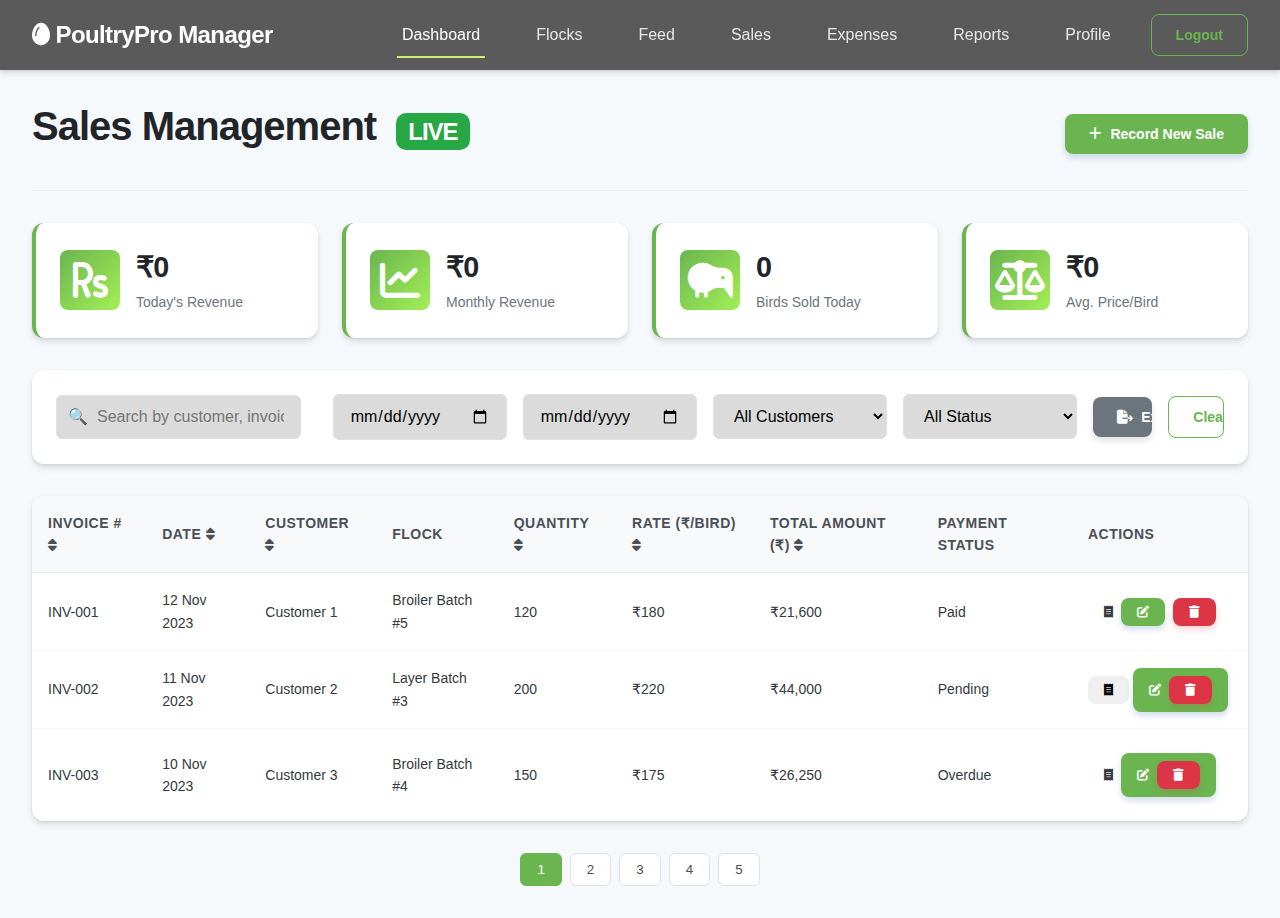
<file: frontend/sales.html>
<!DOCTYPE html>
<html lang="en">
<head>
    <meta charset="UTF-8">
    <meta name="viewport" content="width=device-width, initial-scale=1.0">
    <title>Sales Management - Poultry Farm</title>
    <link rel="stylesheet" href="https://cdnjs.cloudflare.com/ajax/libs/font-awesome/6.4.0/css/all.min.css">
    <link rel="stylesheet" href="style.css">
</head>
<body>
  <nav class="navbar">
        <div class="nav-brand">
            <h2><i class="fas fa-egg"></i> PoultryPro Manager</h2>
        </div>
        <div class="nav-menu">
            <a href="dashboard.html" class="nav-link active">Dashboard</a>
            <a href="flock.html" class="nav-link">Flocks</a>
            <a href="feed.html" class="nav-link">Feed</a>
            <a href="sales.html" class="nav-link">Sales</a>
            <a href="expenses.html" class="nav-link">Expenses</a>
            <a href="reports.html" class="nav-link">Reports</a>
            <a href="profile.html" class="nav-link">Profile</a>
            <button id="logoutBtn" class="btn btn-outline">Logout</button>
        </div>
    </nav>

    <div class="container">
        <div class="page-header">
            <h1>Sales Management <span id="realTimeIndicator" style="font-size: 0.6em; background: var(--success); color: white; padding: 0.2em 0.5em; border-radius: 10px; margin-left: 10px;">LIVE</span></h1>
            <button id="recordSaleBtn" class="btn btn-primary"><i class="fas fa-plus"></i> Record New Sale</button>
        </div>

        <!-- Sales Summary Cards -->
        <div class="sales-summary">
            <div class="summary-card">
                <div class="summary-icon"><i class="fas fa-rupee-sign"></i></div>
                <div class="summary-info">
                    <h3 id="todayRevenue">₹0</h3>
                    <p>Today's Revenue</p>
                </div>
            </div>
            <div class="summary-card">
                <div class="summary-icon"><i class="fas fa-chart-line"></i></div>
                <div class="summary-info">
                    <h3 id="monthlyRevenue">₹0</h3>
                    <p>Monthly Revenue</p>
                </div>
            </div>
            <div class="summary-card">
                <div class="summary-icon"><i class="fas fa-kiwi-bird"></i></div>
                <div class="summary-info">
                    <h3 id="birdsSoldToday">0</h3>
                    <p>Birds Sold Today</p>
                </div>
            </div>
            <div class="summary-card">
                <div class="summary-icon"><i class="fas fa-balance-scale"></i></div>
                <div class="summary-info">
                    <h3 id="avgPrice">₹0</h3>
                    <p>Avg. Price/Bird</p>
                </div>
            </div>
        </div>

        <!-- Filter and Search -->
        <div class="filter-bar">
            <div class="search-box">
                <input type="text" id="saleSearch" placeholder="Search by customer, invoice..." oninput="filterSales()">
            </div>
            <div class="filter-controls">
                <input type="date" id="fromDate" class="form-input" onchange="filterSales()">
                <input type="date" id="toDate" class="form-input" onchange="filterSales()">
                <select id="customerFilter" class="form-select" onchange="filterSales()">
                    <option value="">All Customers</option>
                    <option value="customer1">Customer 1</option>
                    <option value="customer2">Customer 2</option>
                    <option value="customer3">Customer 3</option>
                </select>
                <select id="statusFilter" class="form-select" onchange="filterSales()">
                    <option value="">All Status</option>
                    <option value="paid">Paid</option>
                    <option value="pending">Pending</option>
                    <option value="overdue">Overdue</option>
                </select>
                <button id="exportBtn" class="btn btn-secondary"><i class="fas fa-file-export"></i> Export</button>
                <button id="clearFilterBtn" class="btn btn-outline">Clear</button>
            </div>
        </div>

        <!-- Sales Table -->
        <div class="table-container">
            <table id="salesTable" class="data-table">
                <thead>
                    <tr>
                        <th>Invoice # <i class="fas fa-sort" onclick="sortSales('invoice')"></i></th>
                        <th>Date <i class="fas fa-sort" onclick="sortSales('date')"></i></th>
                        <th>Customer <i class="fas fa-sort" onclick="sortSales('customer')"></i></th>
                        <th>Flock</th>
                        <th>Quantity <i class="fas fa-sort" onclick="sortSales('quantity')"></i></th>
                        <th>Rate (₹/bird) <i class="fas fa-sort" onclick="sortSales('rate')"></i></th>
                        <th>Total Amount (₹) <i class="fas fa-sort" onclick="sortSales('amount')"></i></th>
                        <th>Payment Status</th>
                        <th>Actions</th>
                    </tr>
                </thead>
                <tbody>
                    <tr>
                        <td>INV-001</td>
                        <td>12 Nov 2023</td>
                        <td>Customer 1</td>
                        <td>Broiler Batch #5</td>
                        <td>120</td>
                        <td>₹180</td>
                        <td>₹21,600</td>
                        <td><span class="status-badge status-paid">Paid</span></td>
                        <td class="action-buttons">
                            <buttonbutton class="btn btn-success btn-sm" title="View Receipt"><i class="fas fa-receipt"></i></button>
                            <button class="btn btn-primary btn-sm" title="Edit Sale"><i class="fas fa-edit"></i></button>
                            <buttonbutton class="btn btn-danger btn-sm" title="Delete Sale"><i class="fas fa-trash"></i></button>
                        </td>
                    </tr>
                    <tr>
                        <td>INV-002</td>
                        <td>11 Nov 2023</td>
                        <td>Customer 2</td>
                        <td>Layer Batch #3</td>
                        <td>200</td>
                        <td>₹220</td>
                        <td>₹44,000</td>
                        <td><span class="status-badge status-pending">Pending</span></td>
                        <td class="action-buttons">
                            <button class="btn btn-success btn-sm" title="View Receipt"><i class="fas fa-receipt"></i></button>
                            <buttonbutton class="btn btn-primary btn-sm" title="Edit Sale"><i class="fas fa-edit"></i></button>
                            <buttonbutton class="btn btn-danger btn-sm" title="Delete Sale"><i class="fas fa-trash"></i></button>
                        </td>
                    </tr>
                    <tr>
                        <td>INV-003</td>
                        <td>10 Nov 2023</td>
                        <td>Customer 3</td>
                        <td>Broiler Batch #4</td>
                        <td>150</td>
                        <td>₹175</td>
                        <td>₹26,250</td>
                        <td><span class="status-badge status-overdue">Overdue</span></td>
                        <td class="action-buttons">
                            <buttonbutton class="btn btn-success btn-sm" title="View Receipt"><i class="fas fa-receipt"></i></button>
                            <buttonbutton class="btn btn-primary btn-sm" title="Edit Sale"><i class="fas fa-edit"></i></button>
                            <buttonbutton class="btn btn-danger btn-sm" title="Delete Sale"><i class="fas fa-trash"></i></button>
                        </td>
                    </tr>
                </tbody>
            </table>
        </div>

        <!-- Pagination -->
        <div id="salesPagination" class="pagination">
            <button class="active">1</button>
            <button>2</button>
            <button>3</button>
            <button>4</button>
            <button>5</button>
        </div>
    </div>

    <!-- Record Sale Modal -->
    <div id="saleModal" class="modal">
        <div class="modal-content large">
            <div class="modal-header">
                <h2 id="saleModalTitle">Record New Sale</h2>
                <span class="close" id="closeSaleModal">&times;</span>
            </div>
            <form id="saleForm" class="modal-body">
                <!-- Customer Information -->
                <div class="form-section">
                    <h3>Customer Information</h3>
                    <div class="form-row">
                        <div class="form-group">
                            <label for="customerType">Customer Type *</label>
                            <select id="customerType" name="customerType" required onchange="toggleCustomerFields()">
                                <option value="">Select Type</option>
                                <option value="existing">Existing Customer</option>
                                <option value="new">New Customer</option>
                            </select>
                        </div>
                        <div class="form-group" id="existingCustomerGroup" style="display: none;">
                            <label for="existingCustomer">Select Customer *</label>
                            <select id="existingCustomer" name="existingCustomer">
                                <option value="">Select Customer</option>
                                <option value="customer1">Customer 1</option>
                                <option value="customer2">Customer 2</option>
                                <option value="customer3">Customer 3</option>
                            </select>
                        </div>
                    </div>

                    <div id="newCustomerFields" style="display: none;">
                        <div class="form-row">
                            <div class="form-group">
                                <label for="customerName">Customer Name *</label>
                                <input type="text" id="customerName" name="customerName">
                            </div>
                            <div class="form-group">
                                <label for="customerPhone">Phone Number *</label>
                                <input type="tel" id="customerPhone" name="customerPhone">
                            </div>
                        </div>
                        <div class="form-row">
                            <div class="form-group">
                                <label for="customerEmail">Email</label>
                                <input type="email" id="customerEmail" name="customerEmail">
                            </div>
                            <div class="form-group">
                                <label for="customerAddress">Address</label>
                                <input type="text" id="customerAddress" name="customerAddress">
                            </div>
                        </div>
                    </div>
                </div>

                <!-- Sale Information -->
                <div class="form-section">
                    <h3>Sale Information</h3>
                    <div class="form-row">
                        <div class="form-group">
                            <label for="saleDate">Sale Date *</label>
                            <input type="date" id="saleDate" name="saleDate" required>
                        </div>
                        <div class="form-group">
                            <label for="invoiceNumber">Invoice Number *</label>
                            <input type="text" id="invoiceNumber" name="invoiceNumber" required value="INV-004" readonly>
                        </div>
                    </div>

                    <div class="form-row">
                        <div class="form-group">
                            <label for="saleFlock">Select Flock *</label>
                            <select id="saleFlock" name="flockId" required onchange="updateAvailableBirds()">
                                <option value="">Select Flock</option>
                                <option value="flock1">Broiler Batch #5 (120 birds available)</option>
                                <option value="flock2">Layer Batch #3 (200 birds available)</option>
                                <option value="flock3">Broiler Batch #4 (150 birds available)</option>
                            </select>
                        </div>
                        <div class="form-group">
                            <label for="availableBirds">Available Birds</label>
                            <input type="text" id="availableBirds" readonly value="Select a flock">
                        </div>
                    </div>

                    <div class="form-row">
                        <div class="form-group">
                            <label for="quantity">Quantity (Birds) *</label>
                            <input type="number" id="quantity" name="quantity" required min="1" oninput="calculateTotal()">
                        </div>
                        <div class="form-group">
                            <label for="weight">Total Weight (kg)</label>
                            <input type="number" id="weight" name="weight" step="0.01">
                        </div>
                    </div>

                    <div class="form-row">
                        <div class="form-group">
                            <label for="pricePerBird">Price per Bird (₹) *</label>
                            <input type="number" id="pricePerBird" name="pricePerBird" required step="0.01" oninput="calculateTotal()">
                        </div>
                        <div class="form-group">
                            <label for="totalAmount">Total Amount (₹)</label>
                            <input type="number" id="totalAmount" name="totalAmount" readonly value="0">
                        </div>
                    </div>
                </div>

                <!-- Payment Information -->
                <div class="form-section">
                    <h3>Payment Information</h3>
                    <div class="form-row">
                        <div class="form-group">
                            <label for="paymentMethod">Payment Method *</label>
                            <select id="paymentMethod" name="paymentMethod" required onchange="toggleDueDate()">
                                <option value="">Select Method</option>
                                <option value="cash">Cash</option>
                                <option value="bank_transfer">Bank Transfer</option>
                                <option value="cheque">Cheque</option>
                                <option value="upi">UPI</option>
                                <option value="credit">Credit</option>
                            </select>
                        </div>
                        <div class="form-group">
                            <label for="paidAmount">Paid Amount (₹) *</label>
                            <input type="number" id="paidAmount" name="paidAmount" required step="0.01" oninput="updatePaymentStatus()">
                        </div>
                    </div>

                    <div class="form-row">
                        <div class="form-group">
                            <label for="paymentStatus">Payment Status *</label>
                            <select id="paymentStatus" name="paymentStatus" required>
                                <option value="paid">Paid</option>
                                <option value="pending">Pending</option>
                                <option value="partial">Partial</option>
                            </select>
                        </div>
                        <div class="form-group" id="dueDateGroup" style="display: none;">
                            <label for="dueDate">Due Date</label>
                            <input type="date" id="dueDate" name="dueDate">
                        </div>
                    </div>

                    <div class="form-group">
                        <label for="paymentNotes">Payment Notes</label>
                        <textarea id="paymentNotes" name="paymentNotes" rows="2"></textarea>
                    </div>
                </div>

                <div class="form-group">
                    <label for="saleNotes">Additional Notes</label>
                    <textarea id="saleNotes" name="notes" rows="3"></textarea>
                </div>

                <div class="modal-footer">
                    <button type="button" class="btn btn-secondary" onclick="closeModal('saleModal')">Cancel</button>
                    <button type="submit" class="btn btn-primary">Record Sale</button>
                </div>
            </form>
        </div>
    </div>

    <!-- Payment Update Modal -->
    <div id="paymentModal" class="modal">
        <div class="modal-content">
            <div class="modal-header">
                <h2>Update Payment</h2>
                <span class="close" id="closePaymentModal">&times;</span>
            </div>
            <form id="paymentForm" class="modal-body">
                <div class="form-group">
                    <label for="paymentAmount">Payment Amount (₹) *</label>
                    <input type="number" id="paymentAmount" name="amount" required step="0.01">
                </div>

                <div class="form-group">
                    <label for="paymentMethodUpdate">Payment Method *</label>
                    <select id="paymentMethodUpdate" name="method" required>
                        <option value="cash">Cash</option>
                        <option value="bank_transfer">Bank Transfer</option>
                        <option value="cheque">Cheque</option>
                        <option value="upi">UPI</option>
                    </select>
                </div>

                <div class="form-group">
                    <label for="paymentDate">Payment Date *</label>
                    <input type="date" id="paymentDate" name="date" required>
                </div>

                <div class="form-group">
                    <label for="paymentReference">Reference/Transaction ID</label>
                    <input type="text" id="paymentReference" name="reference">
                </div>

                <div class="form-group">
                    <label for="updatePaymentNotes">Notes</label>
                    <textarea id="updatePaymentNotes" name="notes" rows="3"></textarea>
                </div>

                <div class="modal-footer">
                    <button type="button" class="btn btn-secondary" onclick="closeModal('paymentModal')">Cancel</button>
                    <button type="submit" class="btn btn-primary">Update Payment</button>
                </div>
            </form>
        </div>
    </div>

    <div id="alertContainer"></div>
    
    <script>
        // Real-time data simulation
        function simulateRealTimeData() {
            // Update summary cards with random data changes
            const todayRevenue = Math.floor(Math.random() * 10000) + 20000;
            const monthlyRevenue = Math.floor(Math.random() * 50000) + 150000;
            const birdsSoldToday = Math.floor(Math.random() * 50) + 100;
            const avgPrice = Math.floor(Math.random() * 50) + 150;
            
            document.getElementById('todayRevenue').textContent = `₹${todayRevenue.toLocaleString()}`;
            document.getElementById('monthlyRevenue').textContent = `₹${monthlyRevenue.toLocaleString()}`;
            document.getElementById('birdsSoldToday').textContent = birdsSoldToday.toLocaleString();
            document.getElementById('avgPrice').textContent = `₹${avgPrice.toLocaleString()}`;
            
            // Randomly add new sales records
            if (Math.random() > 0.7) {
                addRandomSale();
            }
            
            // Randomly update payment status
            if (Math.random() > 0.8) {
                updateRandomPaymentStatus();
            }
            
            // Show real-time indicator animation
            const indicator = document.getElementById('realTimeIndicator');
            indicator.style.opacity = indicator.style.opacity === '0.5' ? '1' : '0.5';
        }
        
        // Add a random sale to the table
        function addRandomSale() {
            const invoices = ['INV-004', 'INV-005', 'INV-006'];
            const customers = ['Customer 4', 'Customer 5', 'Customer 6'];
            const flocks = ['Broiler Batch #6', 'Layer Batch #4', 'Broiler Batch #7'];
            const statuses = ['paid', 'pending', 'overdue'];
            
            const randomInvoice = invoices[Math.floor(Math.random() * invoices.length)];
            const randomCustomer = customers[Math.floor(Math.random() * customers.length)];
            const randomFlock = flocks[Math.floor(Math.random() * flocks.length)];
            const randomStatus = statuses[Math.floor(Math.random() * statuses.length)];
            const randomQuantity = Math.floor(Math.random() * 100) + 50;
            const randomRate = Math.floor(Math.random() * 50) + 150;
            const randomTotal = randomQuantity * randomRate;
            
            const table = document.getElementById('salesTable').getElementsByTagName('tbody')[0];
            const newRow = table.insertRow(0);
            
            newRow.innerHTML = `
                <td>${randomInvoice}</td>
                <td>${new Date().toLocaleDateString()}</td>
                <td>${randomCustomer}</td>
                <td>${randomFlock}</td>
                <td>${randomQuantity}</td>
                <td>₹${randomRate}</td>
                <td>₹${randomTotal.toLocaleString()}</td>
                <td><span class="status-badge status-${randomStatus}">${randomStatus.charAt(0).toUpperCase() + randomStatus.slice(1)}</span></td>
                <td class="action-buttons">
                    <button class="btn btn-success btn-sm"><i class="fas fa-receipt"></i></button>
                    <button class="btn btn-primary btn-sm"><i class="fas fa-edit"></i></button>
                    <button class="btn btn-danger btn-sm"><i class="fas fa-trash"></i></button>
                </td>
            `;
            
            showAlert('New sale recorded: ' + randomInvoice, 'success');
        }
        
        // Update a random payment status
        function updateRandomPaymentStatus() {
            const rows = document.getElementById('salesTable').getElementsByTagName('tbody')[0].rows;
            if (rows.length > 0) {
                const randomRow = Math.floor(Math.random() * rows.length);
                const statusCell = rows[randomRow].cells[7];
                const currentStatus = statusCell.textContent.trim().toLowerCase();
                
                let newStatus;
                if (currentStatus === 'paid') {
                    newStatus = 'pending';
                } else if (currentStatus === 'pending') {
                    newStatus = Math.random() > 0.5 ? 'paid' : 'overdue';
                } else {
                    newStatus = Math.random() > 0.5 ? 'paid' : 'pending';
                }
                
                statusCell.innerHTML = `<span class="status-badge status-${newStatus}">${newStatus.charAt(0).toUpperCase() + newStatus.slice(1)}</span>`;
                
                showAlert(`Payment status updated for invoice: ${rows[randomRow].cells[0].textContent}`, 'info');
            }
        }
        
        // Show alert message
        function showAlert(message, type) {
            const alertContainer = document.getElementById('alertContainer');
            const alert = document.createElement('div');
            alert.className = `alert alert-${type}`;
            alert.innerHTML = `
                <i class="fas fa-${type === 'success' ? 'check-circle' : type === 'error' ? 'exclamation-circle' : type === 'warning' ? 'exclamation-triangle' : 'info-circle'}"></i>
                <span>${message}</span>
            `;
            
            alertContainer.appendChild(alert);
            
            setTimeout(() => {
                alert.remove();
            }, 5000);
        }
        
        // Toggle customer fields based on selection
        function toggleCustomerFields() {
            const customerType = document.getElementById('customerType').value;
            const existingCustomerGroup = document.getElementById('existingCustomerGroup');
            const newCustomerFields = document.getElementById('newCustomerFields');
            
            if (customerType === 'existing') {
                existingCustomerGroup.style.display = 'block';
                newCustomerFields.style.display = 'none';
            } else if (customerType === 'new') {
                existingCustomerGroup.style.display = 'none';
                newCustomerFields.style.display = 'block';
            } else {
                existingCustomerGroup.style.display = 'none';
                newCustomerFields.style.display = 'none';
            }
        }
        
        // Update available birds when flock is selected
        function updateAvailableBirds() {
            const flockSelect = document.getElementById('saleFlock');
            const availableBirds = document.getElementById('availableBirds');
            
            if (flockSelect.value === 'flock1') {
                availableBirds.value = '120 birds available';
            } else if (flockSelect.value === 'flock2') {
                availableBirds.value = '200 birds available';
            } else if (flockSelect.value === 'flock3') {
                availableBirds.value = '150 birds available';
            } else {
                availableBirds.value = 'Select a flock';
            }
        }
        
        // Calculate total amount
        function calculateTotal() {
            const quantity = document.getElementById('quantity').value;
            const pricePerBird = document.getElementById('pricePerBird').value;
            const totalAmount = document.getElementById('totalAmount');
            
            if (quantity && pricePerBird) {
                totalAmount.value = (quantity * pricePerBird).toFixed(2);
            } else {
                totalAmount.value = '0';
            }
        }
        
        // Toggle due date based on payment method
        function toggleDueDate() {
            const paymentMethod = document.getElementById('paymentMethod').value;
            const dueDateGroup = document.getElementById('dueDateGroup');
            
            if (paymentMethod === 'credit') {
                dueDateGroup.style.display = 'block';
            } else {
                dueDateGroup.style.display = 'none';
            }
        }
        
        // Update payment status based on paid amount
        function updatePaymentStatus() {
            const paidAmount = parseFloat(document.getElementById('paidAmount').value) || 0;
            const totalAmount = parseFloat(document.getElementById('totalAmount').value) || 0;
            const paymentStatus = document.getElementById('paymentStatus');
            
            if (paidAmount === 0) {
                paymentStatus.value = 'pending';
            } else if (paidAmount >= totalAmount) {
                paymentStatus.value = 'paid';
            } else {
                paymentStatus.value = 'partial';
            }
        }
        
        // Filter sales based on search and filters
        function filterSales() {
            // This would filter the sales table based on the search input and filter values
            const searchText = document.getElementById('saleSearch').value.toLowerCase();
            const fromDate = document.getElementById('fromDate').value;
            const toDate = document.getElementById('toDate').value;
            const customerFilter = document.getElementById('customerFilter').value;
            const statusFilter = document.getElementById('statusFilter').value;
            
            // In a real application, this would make an API call or filter client-side data
            console.log('Filtering sales with:', { searchText, fromDate, toDate, customerFilter, statusFilter });
            
            showAlert('Filters applied', 'info');
        }
        
        // Sort sales table
        function sortSales(column) {
            // This would sort the sales table by the specified column
            console.log('Sorting by:', column);
            showAlert(`Sorted by ${column}`, 'info');
        }
        
        // Open modal
        function openModal(modalId) {
            document.getElementById(modalId).style.display = 'block';
        }
        
        // Close modal
        function closeModal(modalId) {
            document.getElementById(modalId).style.display = 'none';
        }
        
        // Initialize sales management
        function initializeSalesManagement() {
            // Set current date as default for sale date
            document.getElementById('saleDate').valueAsDate = new Date();
            
            // Set up event listeners
            document.getElementById('recordSaleBtn').addEventListener('click', () => openModal('saleModal'));
            document.getElementById('closeSaleModal').addEventListener('click', () => closeModal('saleModal'));
            document.getElementById('closePaymentModal').addEventListener('click', () => closeModal('paymentModal'));
            document.getElementById('clearFilterBtn').addEventListener('click', () => {
                document.getElementById('saleSearch').value = '';
                document.getElementById('fromDate').value = '';
                document.getElementById('toDate').value = '';
                document.getElementById('customerFilter').value = '';
                document.getElementById('statusFilter').value = '';
                filterSales();
            });
            document.getElementById('exportBtn').addEventListener('click', () => {
                showAlert('Exporting sales data...', 'info');
            });
            
            // Form submissions
            document.getElementById('saleForm').addEventListener('submit', function(e) {
                e.preventDefault();
                // In a real application, this would send the data to the server
                showAlert('Sale recorded successfully!', 'success');
                closeModal('saleModal');
            });
            
            document.getElementById('paymentForm').addEventListener('submit', function(e) {
                e.preventDefault();
                // In a real application, this would send the payment data to the server
                showAlert('Payment updated successfully!', 'success');
                closeModal('paymentModal');
            });
            
            // Close modals when clicking outside
            window.addEventListener('click', function(e) {
                if (e.target.classList.contains('modal')) {
                    e.target.style.display = 'none';
                }
            });
        }
        
        // Load sales data
        function loadSalesData() {
            // In a real application, this would fetch data from an API
            console.log('Loading sales data...');
            
            // Set up real-time data simulation
            setInterval(simulateRealTimeData, 3000);
        }
        
        // Initialize when DOM is loaded
        document.addEventListener('DOMContentLoaded', function() {
            initializeSalesManagement();
            loadSalesData();
        });
    </script>
</body>
</html>
</file>
<file: frontend/style.css>
/* Reset and Base Styles */
* {
    margin: 0;
    padding: 0;
    box-sizing: border-box;
}

:root {
    /* New Color Palette */
    --primary: #6ab54f;
    --primary-dark: #a3ef56;
    --primary-light: #817d2c;
    --secondary: #6c757d;
    --accent: #3ab795;
    --accent-dark: #2a8c72;
    --success: #28a745;
    --warning: #ffc107;
    --danger: #dc3545;
    --info: #17a2b8;
    --light: #f8f9fa;
    --dark: #343a40;
    --gray-100: #f8f9fa;
    --gray-200: #e9ecef;
    --gray-300: #dee2e6;
    --gray-400: #ced4da;
    --gray-500: #adb5bd;
    --gray-600: #6c757d;
    --gray-700: #495057;
    --gray-800: #343a40;
    --gray-900: #212529;
    
    /* Shadows */
    --shadow-sm: 0 1px 3px rgba(0,0,0,0.12), 0 1px 2px rgba(0,0,0,0.24);
    --shadow-md: 0 4px 6px rgba(0,0,0,0.1), 0 1px 3px rgba(0,0,0,0.08);
    --shadow-lg: 0 10px 25px rgba(0,0,0,0.1), 0 5px 10px rgba(0,0,0,0.05);
    --shadow-xl: 0 20px 40px rgba(0,0,0,0.15), 0 10px 10px rgba(0,0,0,0.05);
    
    /* Border Radius */
    --radius-sm: 0.25rem;
    --radius-md: 0.375rem;
    --radius-lg: 0.5rem;
    --radius-xl: 0.75rem;
    --radius-2xl: 1rem;
    
    /* Transitions */
    --transition-base: all 0.2s ease-in-out;
    --transition-smooth: all 0.3s cubic-bezier(0.4, 0, 0.2, 1);
}

body {
    font-family: 'Inter', 'SF Pro Display', -apple-system, BlinkMacSystemFont, 'Segoe UI', Roboto, Oxygen, Ubuntu, Cantarell, 'Open Sans', 'Helvetica Neue', sans-serif;
    line-height: 1.6;
    color: var(--gray-800);
    background-color: #f6f9fc;
    font-weight: 400;
    -webkit-font-smoothing: antialiased;
    -moz-osx-font-smoothing: grayscale;
}

/* Typography */
h1, h2, h3, h4, h5, h6 {
    margin-bottom: 1rem;
    font-weight: 600;
    color: var(--gray-900);
    letter-spacing: -0.025em;
}

h1 { 
    font-size: 2.5rem; 
    line-height: 1.2;
    font-weight: 700;
}
h2 { 
    font-size: 2rem; 
    line-height: 1.3;
}
h3 { 
    font-size: 1.5rem; 
    line-height: 1.4;
}
h4 { 
    font-size: 1.25rem; 
    line-height: 1.4;
}

p { 
    margin-bottom: 1rem; 
    color: var(--gray-700);
}

.lead {
    font-size: 1.125rem;
    font-weight: 400;
    color: var(--gray-600);
}

/* Navigation */
.navbar {
    background: var(--primary);
    color: white;
    padding: 0 2rem;
    box-shadow: var(--shadow-md);
    display: flex;
    justify-content: space-between;
    align-items: center;
    height: 70px;
    position: sticky;
    top: 0;
    z-index: 1000;
    backdrop-filter: blur(10px);
    background:  rgb(90, 90, 90);
}

.nav-brand h2 {
    margin: 0;
    font-size: 1.5rem;
    color: rgb(255, 255, 255);
    font-weight: 700;
    letter-spacing: -0.025em;
}

.nav-menu {
    display: flex;
    align-items: center;
    gap: 1.5rem;
}

.nav-link {
    color: rgba(255,255,255,0.85);
    text-decoration: none;
    padding: 0.5rem 1rem;
    border-radius: var(--radius-md);
    transition: var(--transition-smooth);
    font-weight: 500;
    position: relative;
}

.nav-link::after {
    content: '';
    position: absolute;
    bottom: -2px;
    left: 50%;
    width: 0;
    height: 2px;
    background: rgb(207, 241, 110);
    transition: var(--transition-smooth);
    transform: translateX(-50%);
}

.nav-link:hover, .nav-link.active {
    color: white;
}

.nav-link:hover::after, .nav-link.active::after {
    width: 80%;
}

/* Container and Layout */
.container {
    max-width: 1400px;
    margin: 0 auto;
    padding: 2rem;
}

.page-header {
    display: flex;
    justify-content: space-between;
    align-items: center;
    margin-bottom: 2rem;
    padding-bottom: 1.5rem;
    border-bottom: 1px solid var(--gray-200);
}

.header-actions {
    display: flex;
    gap: 0.75rem;
}

/* Buttons */
.btn {
    padding: 0.75rem 1.5rem;
    border: none;
    border-radius: var(--radius-lg);
    cursor: pointer;
    font-size: 0.875rem;
    font-weight: 600;
    text-decoration: none;
    display: inline-flex;
    align-items: center;
    gap: 0.5rem;
    transition: var(--transition-smooth);
    text-transform: none;
    letter-spacing: 0;
    position: relative;
    overflow: hidden;
}

.btn::before {
    content: '';
    position: absolute;
    top: 0;
    left: -100%;
    width: 100%;
    height: 100%;
    background: linear-gradient(90deg, transparent, rgba(255,255,255,0.2), transparent);
    transition: var(--transition-smooth);
}

.btn:hover::before {
    left: 100%;
}

.btn-primary {
    background: var(--primary);
    color: white;
    box-shadow: 0 4px 6px rgba(44, 90, 160, 0.2);
}

.btn-primary:hover {
    transform: translateY(-2px);
    box-shadow: 0 6px 12px rgba(44, 90, 160, 0.25);
    background: var(--primary-dark);
}

.btn-secondary {
    background: var(--secondary);
    color: white;
    box-shadow: 0 4px 6px rgba(108, 117, 125, 0.2);
}

.btn-secondary:hover {
    transform: translateY(-2px);
    box-shadow: 0 6px 12px rgba(108, 117, 125, 0.25);
    background: #5a6268;
}

.btn-accent {
    background: var(--accent);
    color: white;
    box-shadow: 0 4px 6px rgba(58, 183, 149, 0.2);
}

.btn-accent:hover {
    transform: translateY(-2px);
    box-shadow: 0 6px 12px rgba(58, 183, 149, 0.25);
    background: var(--accent-dark);
}

.btn-outline {
    background: transparent;
    color: var(--primary);
    border: 1.5px solid var(--primary);
}

.btn-outline:hover {
    background: var(--primary);
    color: white;
}

.btn-danger {
    background: var(--danger);
    color: white;
    box-shadow: 0 4px 6px rgba(220, 53, 69, 0.2);
}

.btn-danger:hover {
    transform: translateY(-2px);
    box-shadow: 0 6px 12px rgba(220, 53, 69, 0.25);
    background: #c82333;
}

.btn-sm {
    padding: 0.5rem 1rem;
    font-size: 0.75rem;
}

.btn:disabled {
    opacity: 0.6;
    cursor: not-allowed;
    transform: none !important;
}

/* Cards and Stats */
.stats-grid, .sales-summary, .expense-summary {
    display: grid;
    grid-template-columns: repeat(auto-fit, minmax(250px, 1fr));
    gap: 1.5rem;
    margin-bottom: 2rem;
}

.stat-card, .summary-card {
    background: white;
    padding: 1.5rem;
    border-radius: var(--radius-xl);
    box-shadow: var(--shadow-md);
    display: flex;
    align-items: center;
    gap: 1rem;
    transition: var(--transition-smooth);
    border-left: 4px solid var(--primary);
    position: relative;
    overflow: hidden;
}

.stat-card::after, .summary-card::after {
    content: '';
    position: absolute;
    top: 0;
    left: 0;
    width: 100%;
    height: 4px;
    background: linear-gradient(90deg, var(--primary), var(--accent));
    opacity: 0;
    transition: var(--transition-smooth);
}

.stat-card:hover::after, .summary-card:hover::after {
    opacity: 1;
}

.stat-card:hover, .summary-card:hover {
    transform: translateY(-5px);
    box-shadow: var(--shadow-lg);
}

.stat-icon, .summary-icon {
    font-size: 2.5rem;
    background: linear-gradient(135deg, var(--primary) 0%, var(--primary-dark) 100%);
    color: white;
    width: 60px;
    height: 60px;
    border-radius: var(--radius-lg);
    display: flex;
    align-items: center;
    justify-content: center;
    flex-shrink: 0;
}

.stat-info h3, .summary-info h3 {
    font-size: 1.8rem;
    font-weight: 700;
    margin-bottom: 0.25rem;
    color: var(--gray-900);
}

.stat-info p, .summary-info p {
    color: var(--gray-600);
    font-size: 0.875rem;
    font-weight: 500;
    margin: 0;
}

/* Dashboard Grid */
.dashboard-grid {
    display: grid;
    grid-template-columns: repeat(auto-fit, minmax(400px, 1fr));
    gap: 2rem;
    margin-bottom: 2rem;
}

.dashboard-card {
    background: white;
    border-radius: var(--radius-xl);
    box-shadow: var(--shadow-md);
    overflow: hidden;
    transition: var(--transition-smooth);
}

.dashboard-card:hover {
    transform: translateY(-5px);
    box-shadow: var(--shadow-lg);
}

.card-header {
    padding: 1.5rem;
    border-bottom: 1px solid var(--gray-200);
    display: flex;
    justify-content: space-between;
    align-items: center;
    background: var(--gray-100);
}

.card-header h3 {
    margin: 0;
    color: var(--gray-900);
    font-size: 1.125rem;
    font-weight: 600;
}

.card-content {
    padding: 1.5rem;
}

.view-all {
    color: var(--primary);
    text-decoration: none;
    font-size: 0.875rem;
    font-weight: 600;
    display: inline-flex;
    align-items: center;
    gap: 0.25rem;
}

.view-all:hover {
    color: var(--primary-dark);
}

/* Activity and Alert Lists */
.activity-list, .alert-list {
    display: 1rem;
}

.activity-item, .alert-item {
    display: flex;
    align-items: center;
    gap: 1rem;
    padding: 1rem;
    background: var(--gray-100);
    border-radius: var(--radius-lg);
    margin-bottom: 0.75rem;
    transition: var(--transition-smooth);
    border-left: 3px solid transparent;
}

.activity-item:hover, .alert-item:hover {
    background: var(--gray-200);
    transform: translateX(5px);
}

.activity-icon, .alert-icon {
    font-size: 1.5rem;
    flex-shrink: 0;
}

.activity-info p, .alert-info p {
    margin: 0;
    font-weight: 500;
    color: var(--gray-800);
}

.activity-time, .alert-time {
    font-size: 0.75rem;
    color: var(--gray-600);
}

.alert-item.warning {
    border-left-color: var(--warning);
}

.alert-item.info {
    border-left-color: var(--info);
}

.alert-item.success {
    border-left-color: var(--success);
}

/* Quick Actions */
.quick-actions {
    display: grid;
    grid-template-columns: repeat(auto-fit, minmax(150px, 1fr));
    gap: 1rem;
}

.action-btn {
    display: flex;
    flex-direction: column;
    align-items: center;
    gap: 0.5rem;
    padding: 1.5rem;
    background: rgba(212, 212, 212, 0.846);
    border: 1px solid var(--gray-200);
    border-radius: var(--radius-lg);
    cursor: pointer;
    transition: var(--transition-smooth);
    text-decoration: none;
    color: var(--gray-700);
}

.action-btn:hover {
    border-color: var(--primary);
    transform: translateY(-3px);
    box-shadow: var(--shadow-md);
    color: var(--primary);
}

.action-icon {
    font-size: 2rem;
    color: var(--primary);
}

/* Forms */
.form-group {
    margin-bottom: 1.5rem;
}

.form-row {
    display: grid;
    grid-template-columns: 1fr 1fr;
    gap: 1rem;
    margin-bottom: 1.5rem;
}

label {
    display: block;
    margin-bottom: 0.5rem;
    font-weight: 600;
    color: var(--gray-700);
}

.form-input, .form-select, input[type="text"], input[type="email"], 
input[type="password"], input[type="number"], input[type="date"], 
input[type="tel"], input[type="time"], input[type="file"], select, textarea {
    width: 100%;
    padding: 0.75rem 1rem;
    border: 1.5px solid var(--gray-300);
    border-radius: var(--radius-md);
    font-size: 1rem;
    transition: var(--transition-smooth);
    background:  rgba(212, 212, 212, 0.846);
    font-family: inherit;
}    

.form-input:focus, .form-select:focus, input:focus, select:focus, textarea:focus {
    outline: none;
    border-color: var(--primary);
    box-shadow: 0 0 0 3px rgba(44, 90, 160, 0.1);
    transform: translateY(-1px);
}

.form-text {
    font-size: 0.75rem;
    color: var(--gray-600);
    margin-top: 0.25rem;
}

.form-section {
    margin-bottom: 2rem;
    padding-bottom: 1.5rem;
    border-bottom: 1px solid var(--gray-200);
}

.form-section:last-child {
    border-bottom: none;
    margin-bottom: 0;
    padding-bottom: 0;
}

.form-section h3 {
    color: var(--gray-900);
    margin-bottom: 1rem;
    font-size: 1.25rem;
}

.checkbox-group {
    display: flex;
    align-items: center;
    gap: 0.5rem;
    margin-bottom: 1rem;
}

.checkbox-group input[type="checkbox"] {
    width: auto;
    margin: 0;
}

.form-actions, .modal-footer {
    display: flex;
    gap: 1rem;
    justify-content: flex-end;
    margin-top: 2rem;
    padding-top: 1.5rem;
    border-top: 1px solid var(--gray-200);
}

/* Filter Bar */
.filter-bar {
    display: flex;
    justify-content: space-between;
    align-items: center;
    background: white;
    padding: 1.5rem;
    border-radius: var(--radius-xl);
    box-shadow: var(--shadow-md);
    margin-bottom: 2rem;
    gap: 2rem;
}

.search-box {
    flex: 1;
    max-width: 300px;
    position: relative;
}

.search-box input {
    width: 100%;
    padding: 0.75rem 1rem 0.75rem 2.5rem;
    border: 1.5px solid var(--gray-300);
    border-radius: var(--radius-md);
    font-size: 1rem;
}

.search-box::before {
    content: "🔍";
    position: absolute;
    left: 0.75rem;
    top: 50%;
    transform: translateY(-50%);
    color: var(--gray-500);
}

.filter-controls {
    display: flex;
    gap: 1rem;
    align-items: center;
}

/* Tables */
.table-container {
    background: white;
    border-radius: var(--radius-xl);
    box-shadow: var(--shadow-md);
    overflow: hidden;
    margin-bottom: 2rem;
}

.data-table {
    width: 100%;
    border-collapse: separate;
    border-spacing: 0;
}

.data-table thead {
    background: var(--gray-100);
}

.data-table th {
    padding: 1rem;
    text-align: left;
    font-weight: 600;
    color: var(--gray-700);
    border-bottom: 1px solid var(--gray-200);
    font-size: 0.875rem;
    text-transform: uppercase;
    letter-spacing: 0.5px;
}

.data-table td {
    padding: 1rem;
    border-bottom: 1px solid var(--gray-100);
    font-size: 0.875rem;
    color: var(--gray-800);
}

.data-table tbody tr {
    transition: var(--transition-smooth);
}

.data-table tbody tr:hover {
    background: var(--gray-50);
}

.data-table tbody tr:last-child td {
    border-bottom: none;
}

/* Pagination */
.pagination {
    display: flex;
    justify-content: center;
    align-items: center;
    gap: 0.5rem;
    margin-top: 2rem;
}

.pagination button {
    padding: 0.5rem 1rem;
    border: 1px solid var(--gray-300);
    background: white;
    color: var(--gray-700);
    border-radius: var(--radius-md);
    cursor: pointer;
    transition: var(--transition-smooth);
}

.pagination button:hover {
    background: var(--gray-100);
    border-color: var(--gray-400);
}

.pagination button.active {
    background: var(--primary);
    color: white;
    border-color: var(--primary);
}

.pagination button:disabled {
    opacity: 0.5;
    cursor: not-allowed;
}

/* Modals */
.modal {
    display: none;
    position: fixed;
    z-index: 1000;
    left: 0;
    top: 0;
    width: 100%;
    height: 100%;
    background-color: rgba(0,0,0,0.5);
    backdrop-filter: blur(5px);
}

.modal-content {
    background-color: white;
    margin: 5% auto;
    padding: 0;
    border-radius: var(--radius-xl);
    width: 90%;
    max-width: 600px;
    max-height: 90vh;
    overflow-y: auto;
    box-shadow: var(--shadow-xl);
    animation: modalSlideIn 0.3s ease;
}

.modal-content.large {
    max-width: 900px;
}

.modal-content.small {
    max-width: 400px;
}

@keyframes modalSlideIn {
    from {
        opacity: 0;
        transform: translateY(-50px) scale(0.95);
    }
    to {
        opacity: 1;
        transform: translateY(0) scale(1);
    }
}

.modal-header {
    padding: 1.5rem 2rem;
    border-bottom: 1px solid var(--gray-200);
    display: flex;
    justify-content: space-between;
    align-items: center;
    background: var(--gray-100);
    border-radius: var(--radius-xl) var(--radius-xl) 0 0;
}

.modal-header h2 {
    margin: 0;
    color: var(--gray-900);
    font-size: 1.25rem;
}

.modal-body {
    padding: 2rem;
}

.close {
    color: var(--gray-500);
    font-size: 1.5rem;
    font-weight: bold;
    cursor: pointer;
    transition: var(--transition-smooth);
}

.close:hover {
    color: var(--gray-700);
}

/* Tabs */
.feed-tabs, .profile-tabs, .details-tabs {
    display: flex;
    gap: 0;
    margin-bottom: 2rem;
    background: white;
    border-radius: var(--radius-xl);
    box-shadow: var(--shadow-md);
    overflow: hidden;
}

.tab-btn {
    flex: 1;
    padding: 1rem 2rem;
    background: transparent;
    border: none;
    cursor: pointer;
    font-weight: 600;
    color: var(--gray-600);
    transition: var(--transition-smooth);
    border-bottom: 3px solid transparent;
    position: relative;
}

.tab-btn:hover {
    background: var(--gray-50);
    color: var(--gray-800);
}

.tab-btn.active {
    background: var(--primary);
    color: white;
    border-bottom-color: var(--primary-dark);
}

.tab-content {
    display: none;
}

.tab-content.active {
    display: block;
}

/* Flocks Grid */
.flocks-grid {
    display: grid;
    grid-template-columns: repeat(auto-fill, minmax(350px, 1fr));
    gap: 1.5rem;
    margin-bottom: 2rem;
}

.flock-card {
    background: white;
    border-radius: var(--radius-xl);
    box-shadow: var(--shadow-md);
    overflow: hidden;
    transition: var(--transition-smooth);
    border-left: 4px solid var(--primary);
}

.flock-card:hover {
    transform: translateY(-5px);
    box-shadow: var(--shadow-lg);
}

.flock-header {
    padding: 1.5rem;
    background: var(--gray-100);
    border-bottom: 1px solid var(--gray-200);
}

.flock-title {
    display: flex;
    justify-content: space-between;
    align-items: center;
    margin-bottom: 0.5rem;
}

.flock-title h3 {
    margin: 0;
    color: var(--gray-900);
}

.flock-status {
    padding: 0.25rem 0.75rem;
    border-radius: 20px;
    font-size: 0.75rem;
    font-weight: 600;
    text-transform: uppercase;
}

.flock-status.active {
    background: #d4edda;
    color: #155724;
}

.flock-status.sold {
    background: #d1ecf1;
    color: #0c5460;
}

.flock-status.deceased {
    background: #f8d7da;
    color: #721c24;
}

.flock-info {
    color: var(--gray-600);
    font-size: 0.875rem;
}

.flock-body {
    padding: 1.5rem;
}

.flock-metrics {
    display: grid;
    grid-template-columns: 1fr 1fr;
    gap: 1rem;
    margin-bottom: 1rem;
}

.metric {
    text-align: center;
}

.metric-value {
    display: block;
    font-size: 1.5rem;
    font-weight: 700;
    color: var(--gray-900);
}

.metric-label {
    font-size: 0.75rem;
    color: var(--gray-600);
    text-transform: uppercase;
    letter-spacing: 0.5px;
}

.flock-actions {
    display: flex;
    gap: 0.5rem;
    margin-top: 1rem;
}

/* Stock Cards */
.stock-cards {
    display: grid;
    grid-template-columns: repeat(auto-fit, minmax(200px, 1fr));
    gap: 1rem;
    margin-bottom: 2rem;
}

.stock-card {
    background: white;
    padding: 1.5rem;
    border-radius: var(--radius-lg);
    box-shadow: var(--shadow-md);
    text-align: center;
    transition: var(--transition-smooth);
    border-top: 4px solid var(--primary);
}

.stock-card:hover {
    transform: translateY(-3px);
    box-shadow: var(--shadow-lg);
}

.stock-card.low-stock {
    border-top-color: var(--warning);
}

.stock-card.out-of-stock {
    border-top-color: var(--danger);
}

.stock-type {
    font-size: 0.875rem;
    color: var(--gray-600);
    margin-bottom: 0.5rem;
    text-transform: uppercase;
    letter-spacing: 0.5px;
}

.stock-quantity {
    font-size: 2rem;
    font-weight: 700;
    color: var(--gray-900);
    margin-bottom: 0.5rem;
}

.stock-status {
    padding: 0.25rem 0.75rem;
    border-radius: 20px;
    font-size: 0.75rem;
    font-weight: 600;
    text-transform: uppercase;
}

.stock-status.in-stock {
    background: #d4edda;
    color: #155724;
}

.stock-status.low-stock {
    background: #fff3cd;
    color: #856404;
}

.stock-status.out-of-stock {
    background: #f8d7da;
    color: #721c24;
}

/* Charts */
.chart, .chart-container {
    height: 300px;
    margin: 1rem 0;
}

.chart-container canvas {
    width: 100% !important;
    height: 100% !important;
}

/* Reports */
.report-filters {
    background: white;
    border-radius: var(--radius-xl);
    box-shadow: var(--shadow-md);
    margin-bottom: 2rem;
}

.filter-card {
    padding: 2rem;
}

.filter-card h3 {
    margin-bottom: 1.5rem;
    color: var(--gray-900);
}

.filter-row {
    display: grid;
    grid-template-columns: repeat(auto-fit, minmax(200px, 1fr));
    gap: 1rem;
    margin-bottom: 1rem;
}

.report-display {
    background: white;
    border-radius: var(--radius-xl);
    box-shadow: var(--shadow-md);
    padding: 2rem;
    margin-bottom: 2rem;
}

.kpi-grid {
    display: grid;
    grid-template-columns: repeat(auto-fit, minmax(200px, 1fr));
    gap: 1rem;
    margin-bottom: 2rem;
}

.kpi-card {
    text-align: center;
    padding: 1.5rem;
    background: var(--gray-100);
    border-radius: var(--radius-lg);
    transition: var(--transition-smooth);
}

.kpi-card:hover {
    transform: translateY(-3px);
    box-shadow: var(--shadow-md);
}

.kpi-value {
    font-size: 2rem;
    font-weight: 700;
    color: var(--gray-900);
    margin-bottom: 0.5rem;
}

.kpi-label {
    font-size: 0.875rem;
    color: var(--gray-600);
    text-transform: uppercase;
    letter-spacing: 0.5px;
    margin-bottom: 0.5rem;
}

.kpi-change {
    font-size: 0.75rem;
    font-weight: 600;
    padding: 0.25rem 0.5rem;
    border-radius: 20px;
}

.kpi-change.positive {
    background: #d4edda;
    color: #155724;
}

.kpi-change.negative {
    background: #f8d7da;
    color: #721c24;
}

.metrics-grid {
    display: grid;
    gap: 1rem;
}

.metric-item {
    display: flex;
    justify-content: space-between;
    align-items: center;
    padding: 1rem;
    background: var(--gray-100);
    border-radius: var(--radius-md);
}

.metric-label {
    color: var(--gray-600);
    font-size: 0.875rem;
}

.metric-value {
    font-weight: 600;
    color: var(--gray-800);
}

.charts-section {
    display: grid;
    grid-template-columns: repeat(auto-fit, minmax(400px, 1fr));
    gap: 2rem;
    margin-bottom: 2rem;
}

.chart-card {
    background: white;
    border-radius: var(--radius-xl);
    box-shadow: var(--shadow-md);
    overflow: hidden;
}

.quick-reports-grid {
    display: grid;
    grid-template-columns: repeat(auto-fit, minmax(250px, 1fr));
    gap: 1.5rem;
    margin-bottom: 2rem;
}

.quick-report-card {
    background: white;
    padding: 2rem;
    border-radius: var(--radius-xl);
    box-shadow: var(--shadow-md);
    text-align: center;
    transition: var(--transition-smooth);
    cursor: pointer;
    border-top: 4px solid var(--primary);
}

.quick-report-card:hover {
    transform: translateY(-5px);
    box-shadow: var(--shadow-lg);
}

.report-icon {
    font-size: 3rem;
    margin-bottom: 1rem;
    color: var(--primary);
}

.quick-report-card h4 {
    margin-bottom: 0.5rem;
    color: var(--gray-900);
}

.quick-report-card p {
    color: var(--gray-600);
    font-size: 0.875rem;
    margin-bottom: 1.5rem;
}

/* Profile */
.profile-section {
    background: white;
    border-radius: var(--radius-xl);
    box-shadow: var(--shadow-md);
    margin-bottom: 2rem;
    overflow: hidden;
}

.section-header {
    padding: 1.5rem 2rem;
    background: var(--gray-100);
    border-bottom: 1px solid var(--gray-200);
    display: flex;
    justify-content: space-between;
    align-items: center;
}

.section-header h3 {
    margin: 0;
    color: var(--gray-900);
}

.profile-form {
    padding: 2rem;
}

.profile-avatar {
    display: flex;
    align-items: center;
    gap: 2rem;
    margin-bottom: 2rem;
    padding-bottom: 2rem;
    border-bottom: 1px solid var(--gray-200);
}

.avatar-container {
    position: relative;
    width: 100px;
    height: 100px;
}

.avatar-container img {
    width: 100%;
    height: 100%;
    object-fit: cover;
    border-radius: 50%;
}

.avatar-placeholder {
    width: 100%;
    height: 100%;
    background: linear-gradient(135deg, var(--primary) 0%, var(--primary-dark) 100%);
    border-radius: 50%;
    display: flex;
    align-items: center;
    justify-content: center;
    color: white;
    font-size: 2rem;
    font-weight: 600;
}

.avatar-actions {
    display: flex;
    flex-direction: column;
    gap: 0.5rem;
}

.notification-section {
    margin-bottom: 2rem;
    padding-bottom: 2rem;
    border-bottom: 1px solid var(--gray-200);
}

.notification-section:last-child {
    border-bottom: none;
    margin-bottom: 0;
    padding-bottom: 0;
}

.notification-section h4 {
    color: var(--gray-900);
    margin-bottom: 1rem;
}

.notification-option {
    display: flex;
    justify-content: space-between;
    align-items: center;
    padding: 1rem;
    background: var(--gray-100);
    border-radius: var(--radius-md);
    margin-bottom: 0.75rem;
}

.option-info {
    flex: 1;
}

.option-title {
    font-weight: 600;
    color: var(--gray-800);
    display: block;
    margin-bottom: 0.25rem;
}

.option-desc {
    font-size: 0.875rem;
    color: var(--gray-600);
}

.toggle-switch {
    position: relative;
    display: inline-block;
    width: 50px;
    height: 24px;
}

.toggle-switch input[type="checkbox"] {
    opacity: 0;
    width: 0;
    height: 0;
}

.toggle-label {
    position: absolute;
    cursor: pointer;
    top: 0;
    left: 0;
    right: 0;
    bottom: 0;
    background-color: var(--gray-300);
    border-radius: 24px;
    transition: var(--transition-smooth);
}

.toggle-label:before {
    position: absolute;
    content: "";
    height: 18px;
    width: 18px;
    left: 3px;
    bottom: 3px;
    background-color: white;
    border-radius: 50%;
    transition: var(--transition-smooth);
}

input[type="checkbox"]:checked + .toggle-label {
    background-color: var(--primary);
}

input[type="checkbox"]:checked + .toggle-label:before {
    transform: translateX(26px);
}

/* Security Options */
.security-option {
    display: flex;
    justify-content: space-between;
    align-items: center;
    padding: 1.5rem;
    background: var(--gray-100);
    border-radius: var(--radius-lg);
    margin-bottom: 1rem;
}

.security-option:last-child {
    margin-bottom: 0;
}

.security-option h4 {
    margin: 0 0 0.25rem 0;
    color: var(--gray-800);
}

.security-option p {
    margin: 0;
    font-size: 0.875rem;
    color: var(--gray-600);
}

/* Sessions List */
.sessions-list {
    space-y: 1rem;
}

.session-item {
    display: flex;
    justify-content: space-between;
    align-items: center;
    padding: 1rem;
    background: var(--gray-100);
    border-radius: var(--radius-md);
    margin-bottom: 0.75rem;
}

.session-info h4 {
    margin: 0 0 0.25rem 0;
    color: var(--gray-800);
    font-size: 1rem;
}

.session-info p {
    margin: 0;
    font-size: 0.875rem;
    color: var(--gray-600);
}

.session-current {
    background: #d4edda;
    border-left: 4px solid var(--success);
}

/* Login Page */
.login-body {
    background: linear-gradient(135deg, var(--primary) 0%, var(--primary-dark) 100%);
    min-height: 100vh;
    display: flex;
    align-items: center;
    justify-content: center;
}

.login-container {
    width: 100%;
    max-width: 400px;
    padding: 2rem;
}

.login-card {
    background: white;
    border-radius: var(--radius-xl);
    box-shadow: var(--shadow-xl);
    overflow: hidden;
}

.login-header {
    background: var(--gray-100);
    padding: 2rem;
    text-align: center;
    border-bottom: 1px solid var(--gray-200);
}

.login-header h1 {
    margin: 0 0 0.5rem 0;
    color: var(--gray-900);
    font-size: 1.5rem;
}

.login-header p {
    margin: 0;
    color: var(--gray-600);
    font-size: 0.875rem;
}

.login-form {
    padding: 2rem;
}

.form-footer {
    text-align: center;
    margin-top: 1.5rem;
}

.form-footer a {
    color: var(--primary);
    text-decoration: none;
    font-weight: 600;
}

.form-footer a:hover {
    color: var(--primary-dark);
}

/* Alert Container */
#alertContainer {
    position: fixed;
    top: 20px;
    right: 20px;
    z-index: 2000;
    max-width: 400px;
}

.alert {
    padding: 1rem 1.5rem;
    margin-bottom: 1rem;
    border-radius: var(--radius-lg);
    box-shadow: var(--shadow-lg);
    animation: slideInRight 0.3s ease;
    position: relative;
    display: flex;
    align-items: center;
    gap: 1rem;
}

@keyframes slideInRight {
    from {
        opacity: 0;
        transform: translateX(100px);
    }
    to {
        opacity: 1;
        transform: translateX(0);
    }
}

.alert.success {
    background: #d4edda;
    color: #155724;
    border-left: 4px solid var(--success);
}

.alert.error {
    background: #f8d7da;
    color: #721c24;
    border-left: 4px solid var(--danger);
}

.alert.warning {
    background: #fff3cd;
    color: #856404;
    border-left: 4px solid var(--warning);
}

.alert.info {
    background: #d1ecf1;
    color: #0c5460;
    border-left: 4px solid var(--info);
}

.alert-close {
    position: absolute;
    top: 0.5rem;
    right: 1rem;
    background: none;
    border: none;
    font-size: 1.25rem;
    cursor: pointer;
    color: inherit;
    opacity: 0.7;
}

.alert-close:hover {
    opacity: 1;
}

/* Backup Section */
.backup-section, .restore-section, .export-section {
    margin-bottom: 2rem;
    padding-bottom: 2rem;
    border-bottom: 1px solid var(--gray-200);
}

.backup-section:last-child, .restore-section:last-child, .export-section:last-child {
    border-bottom: none;
    margin-bottom: 0;
    padding-bottom: 0;
}

.backup-info, .restore-warning {
    background: var(--gray-100);
    padding: 1.5rem;
    border-radius: var(--radius-lg);
    margin-bottom: 1.5rem;
}

.restore-warning {
    background: #fff3cd;
    border: 1px solid var(--warning);
}

.warning-icon {
    font-size: 2rem;
    margin-bottom: 1rem;
    color: var(--warning);
}

.backup-actions {
    display: flex;
    gap: 1rem;
    margin-top: 1rem;
}

/* Responsive Design */
@media (max-width: 1200px) {
    .container {
        padding: 1rem;
    }
    
    .dashboard-grid {
        grid-template-columns: 1fr;
    }
    
    .charts-section {
        grid-template-columns: 1fr;
    }
}

@media (max-width: 768px) {
    .navbar {
        padding: 0 1rem;
    }
    
    .nav-menu {
        display: none;
    }
    
    .page-header {
        flex-direction: column;
        gap: 1rem;
        align-items: flex-start;
    }
    
    .filter-bar {
        flex-direction: column;
        gap: 1rem;
    }
    
    .filter-controls {
        width: 100%;
        justify-content: space-between;
    }
    
    .form-row {
        grid-template-columns: 1fr;
    }
    
    .stats-grid, .sales-summary, .expense-summary {
        grid-template-columns: repeat(2, 1fr);
    }
    
    .flocks-grid {
        grid-template-columns: 1fr;
    }
    
    .quick-reports-grid {
        grid-template-columns: repeat(2, 1fr);
    }
    
    .modal-content {
        width: 95%;
        margin: 2% auto;
    }
    
    .modal-body {
        padding: 1rem;
    }
}

@media (max-width: 480px) {
    .stats-grid, .sales-summary, .expense-summary {
        grid-template-columns: 1fr;
    }
    
    .quick-reports-grid {
        grid-template-columns: 1fr;
    }
    
    .quick-actions {
        grid-template-columns: repeat(2, 1fr);
    }
    
    .feed-tabs, .profile-tabs, .details-tabs {
        flex-wrap: wrap;
    }
    
    .tab-btn {
        flex: 1;
        min-width: 120px;
    }
}

/* Advanced Components */
/* Floating Action Button */
.fab {
    position: fixed;
    bottom: 2rem;
    right: 2rem;
    width: 60px;
    height: 60px;
    border-radius: 50%;
    background: var(--primary);
    color: white;
    display: flex;
    align-items: center;
    justify-content: center;
    box-shadow: var(--shadow-lg);
    cursor: pointer;
    transition: var(--transition-smooth);
    z-index: 900;
    font-size: 1.5rem;
}

.fab:hover {
    transform: translateY(-5px) scale(1.05);
    box-shadow: var(--shadow-xl);
}

/* Breadcrumbs */
.breadcrumbs {
    display: flex;
    align-items: center;
    gap: 0.5rem;
    margin-bottom: 1rem;
    font-size: 0.875rem;
    color: var(--gray-600);
}

.breadcrumbs a {
    color: var(--primary);
    text-decoration: none;
}

.breadcrumbs a:hover {
    text-decoration: underline;
}

.breadcrumbs span {
    color: var(--gray-400);
}

/* Badges */
.badge {
    display: inline-block;
    padding: 0.25rem 0.5rem;
    font-size: 0.75rem;
    font-weight: 600;
    border-radius: var(--radius-md);
}

.badge-primary {
    background: var(--primary);
    color: white;
}

.badge-secondary {
    background: var(--secondary);
    color: white;
}

.badge-success {
    background: var(--success);
    color: white;
}

.badge-warning {
    background: var(--warning);
    color: var(--gray-900);
}

.badge-danger {
    background: var(--danger);
    color: white;
}

/* Skeleton Loading */
.skeleton {
    background: linear-gradient(90deg, #f0f0f0 25%, #e0e0e0 50%, #f0f0f0 75%);
    background-size: 200% 100%;
    animation: loading 1.5s infinite;
    border-radius: var(--radius-md);
}

@keyframes loading {
    0% {
        background-position: 200% 0;
    }
    100% {
        background-position: -200% 0;
    }
}

/* Dark Mode Support */
@media (prefers-color-scheme: dark) {
    :root {
        --gray-100: #1a1d21;
        --gray-200: #2a2e33;
        --gray-300: #3c4046;
        --gray-400: #5c6166;
        --gray-500: #8a8f95;
        --gray-600: #b1b5ba;
        --gray-700: #d1d5db;
        --gray-800: #e5e7eb;
        --gray-900: #f3f4f6;
    }
    
    body {
        background-color: #121212;
        color: var(--gray-700);
    }
    
    .stat-card, .summary-card, .dashboard-card, 
    .table-container, .filter-bar, .report-filters,
    .report-display, .profile-section, .login-card,
    .modal-content, .feed-tabs, .profile-tabs, 
    .details-tabs, .flock-card, .stock-card,
    .quick-report-card, .chart-card {
        background: var(--gray-100);
        color: var(--gray-700);
    }
    
    .card-header, .section-header, .modal-header {
        background: var(--gray-200);
    }
    
    h1, h2, h3, h4, h5, h6 {
        color: var(--gray-900);
    }
}
</file>
